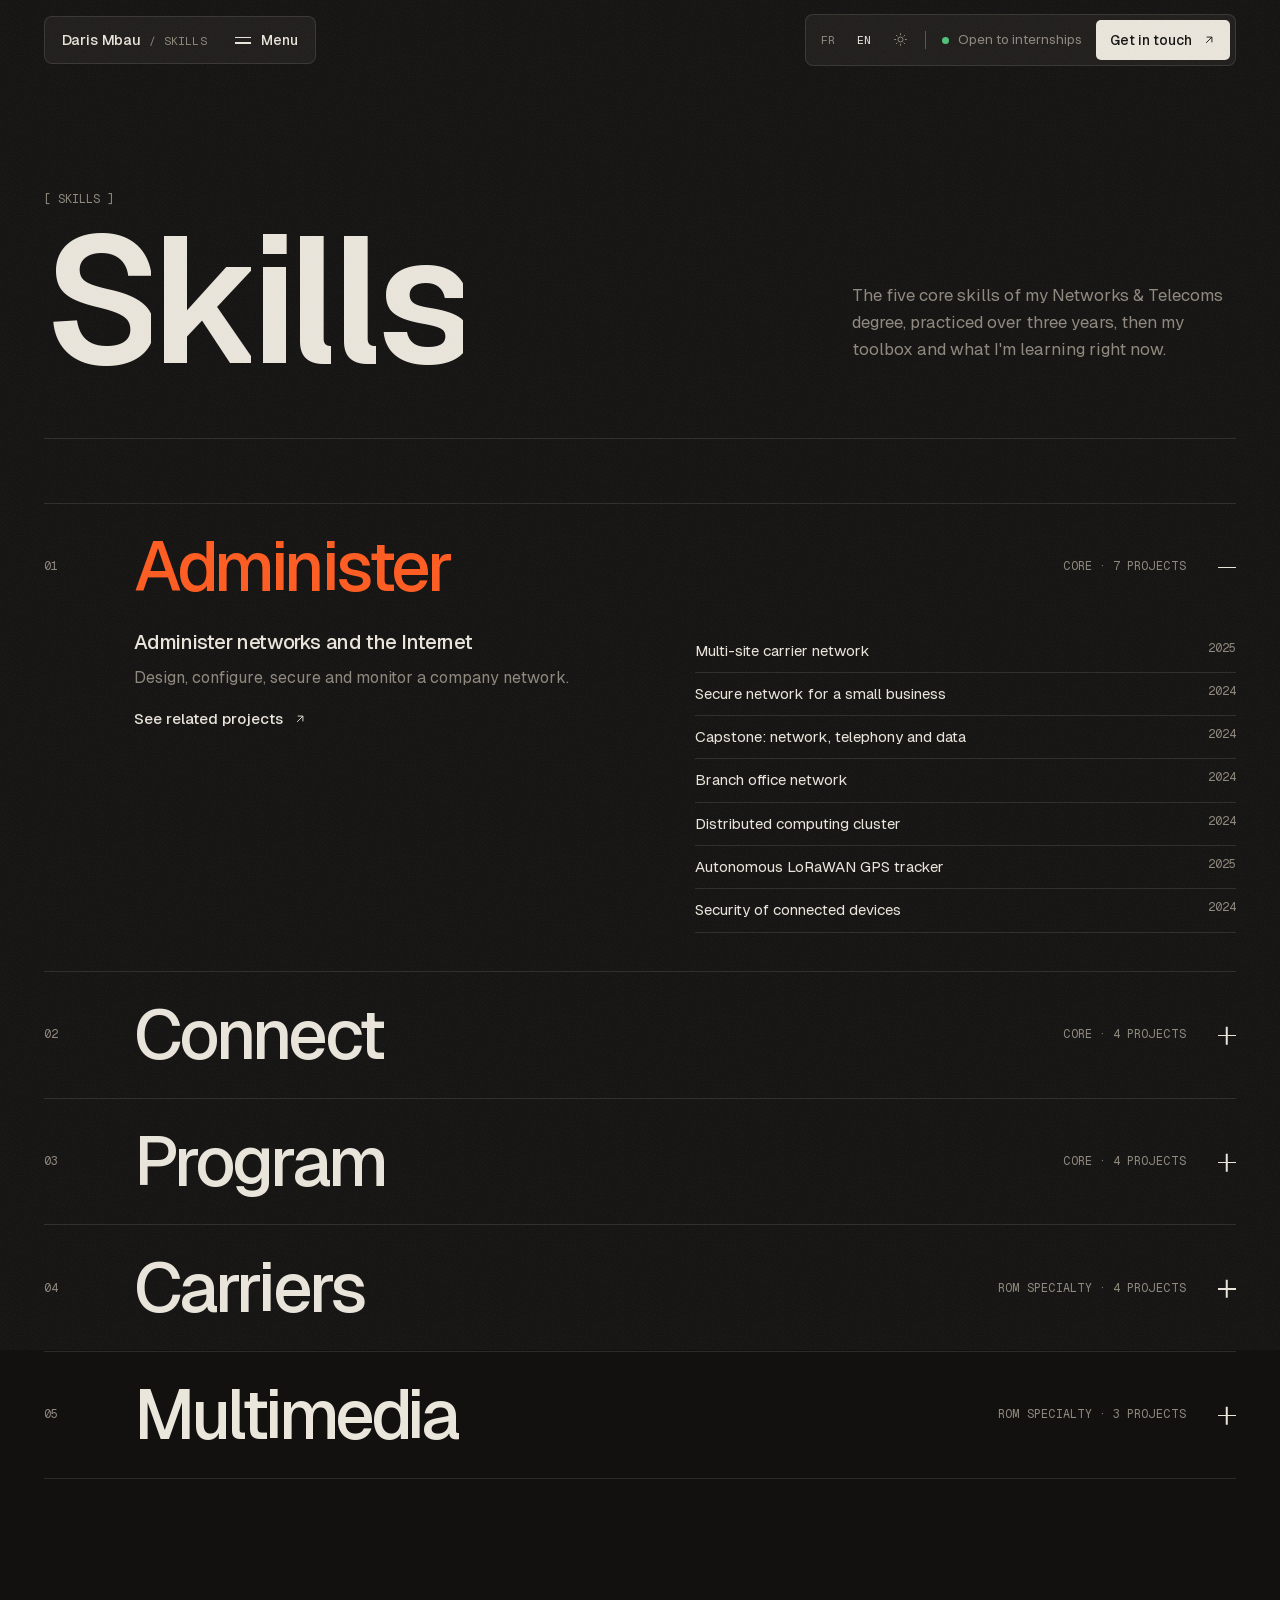
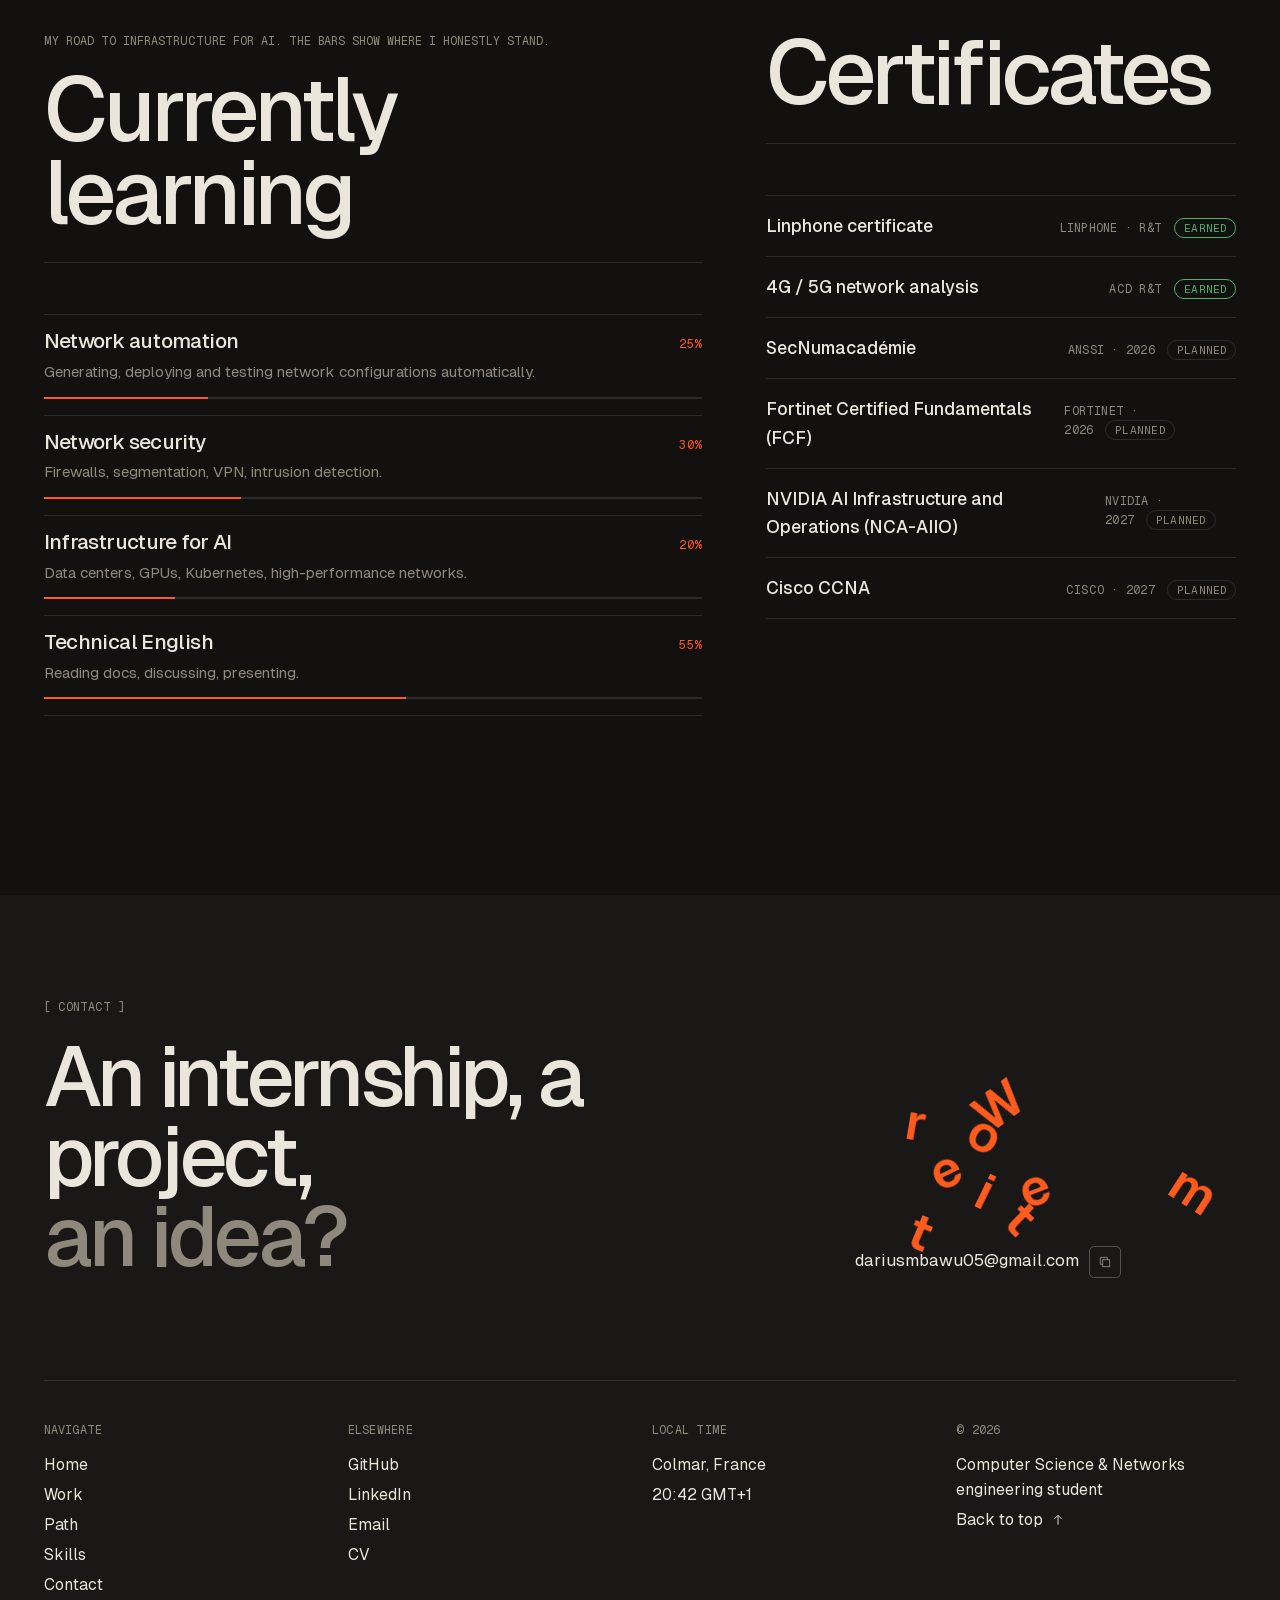
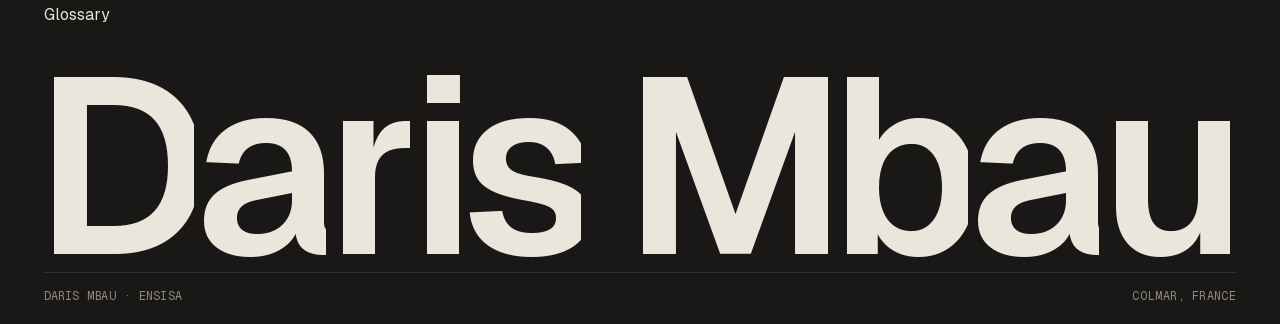
<file: competences.html>
<!DOCTYPE html>
<html lang="fr" data-theme="sombre">
<head>
  <meta charset="UTF-8">
  <meta name="viewport" content="width=device-width, initial-scale=1">

  <!-- Titre et description pour Google et les partages -->
  <title>Compétences · Daris Mbau</title>
  <meta name="description" content="Les compétences de Daris Mbau : réseaux informatiques, systèmes, programmation, télécoms et intelligence artificielle.">
  <meta name="author" content="Daris Mbau">
  <meta name="theme-color" content="#121110">

  <!-- Aperçu quand on partage le lien (LinkedIn, WhatsApp...) -->
  <meta property="og:type" content="website">
  <meta property="og:title" content="Compétences · Daris Mbau">
  <meta property="og:description" content="Les compétences de Daris Mbau : réseaux informatiques, systèmes, programmation, télécoms et intelligence artificielle.">
  <meta property="og:image" content="https://darismbau.github.io/assets/img/apercu.png">
  <meta property="og:locale" content="fr_FR">
  <meta name="twitter:card" content="summary_large_image">

  <link rel="icon" href="assets/favicon.svg" type="image/svg+xml">
  <!-- Police Geist hébergée sur le site (rapide, pas de service externe) -->
  <link rel="preload" href="assets/fonts/Geist-Variable.woff2" as="font" type="font/woff2" crossorigin>
  <link rel="stylesheet" href="css/style.css">

  <!-- Applique le thème enregistré avant l'affichage pour éviter un flash -->
  <script>
    try { var t = localStorage.getItem("theme"); if (t) document.documentElement.setAttribute("data-theme", t); } catch (e) {}
  </script>
</head>

<body data-page="competences">
  <a class="lien-evitement" href="#contenu" data-i18n="lien.evitement">Aller au contenu</a>

  <!-- En-tête : rempli par js/main.js -->
  <header class="entete" id="entete"></header>

  <main id="contenu">
    <section class="entete-page">
      <div class="grille-12">
        <span class="etiquette" data-i18n="comp.etiquette"></span>
        <h1 class="titre-page"><span data-lettres-cle="comp.titre"></span></h1>
        <p class="intro-page apparition" data-i18n="comp.intro"></p>
      </div>
      <div class="trait-page"></div>
    </section>
    <section class="section" style="padding-top: clamp(40px, 5vw, 70px)">
      <div class="competences-liste" id="competences-liste"></div>
    </section>
    <section class="section duo">
      <div class="apparition">
        <div class="tete-section"><div><span class="etiquette" data-i18n="comp.roadmapIntro"></span><h2 class="titre-section" data-i18n="comp.roadmap"></h2></div></div>
        <div id="roadmap"></div>
      </div>
      <div class="apparition">
        <div class="tete-section"><h2 class="titre-section" data-i18n="comp.certifs"></h2></div>
        <div id="certificats"></div>
      </div>
    </section>
  </main>

  <!-- Pied de page : rempli par js/main.js -->
  <footer class="pied" id="pied"></footer>

  <script src="js/donnees.js"></script>
  <script src="js/projets.js"></script>
  <script src="js/main.js"></script>
</body>
</html>
</file>
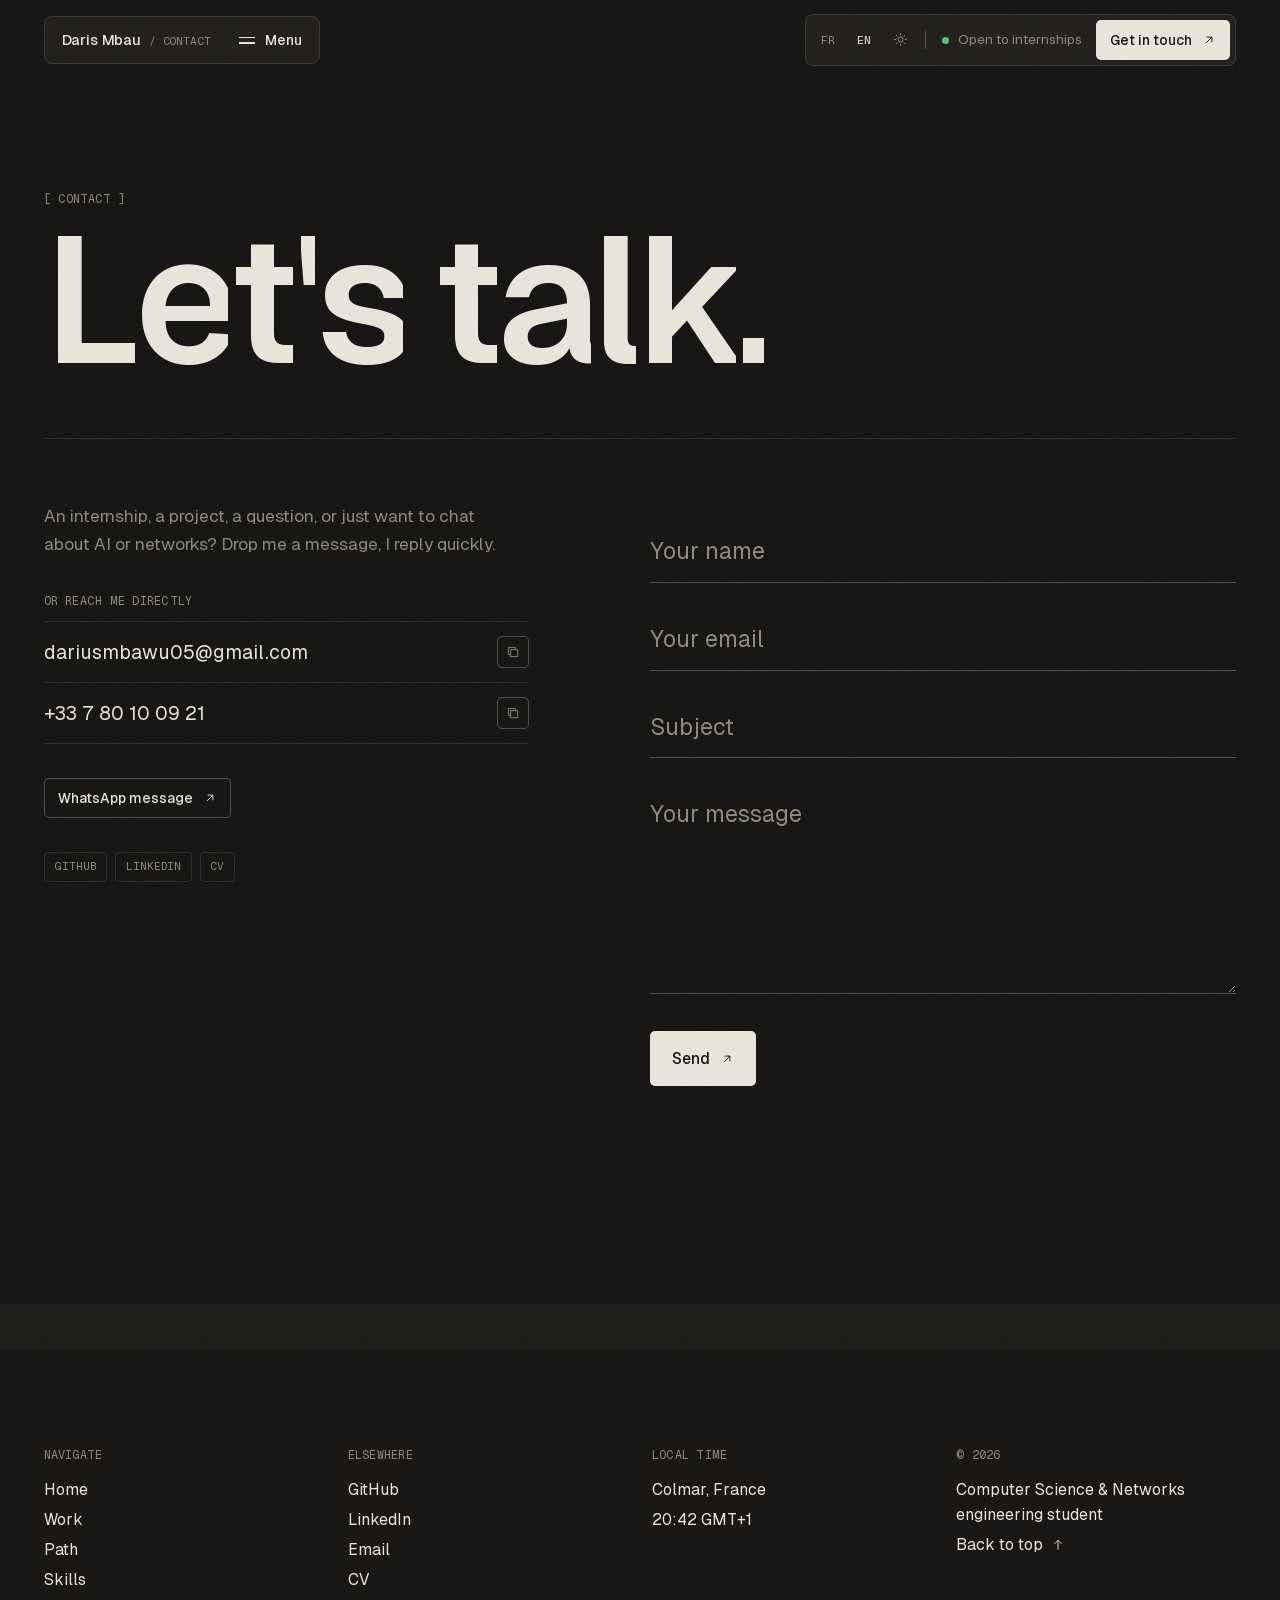
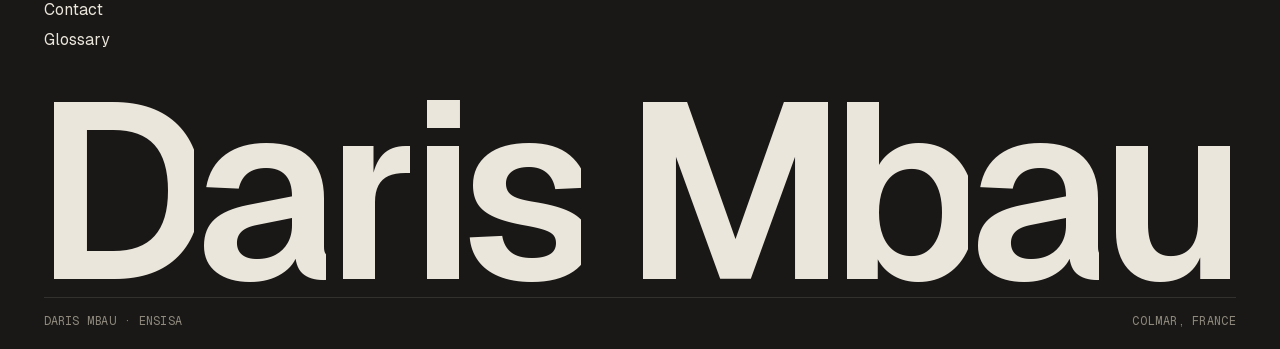
<file: contact.html>
<!DOCTYPE html>
<html lang="fr" data-theme="sombre">
<head>
  <meta charset="UTF-8">
  <meta name="viewport" content="width=device-width, initial-scale=1">

  <!-- Titre et description pour Google et les partages -->
  <title>Contact · Daris Mbau</title>
  <meta name="description" content="Contacter Daris Mbau : formulaire, email, téléphone et WhatsApp.">
  <meta name="author" content="Daris Mbau">
  <meta name="theme-color" content="#121110">

  <!-- Aperçu quand on partage le lien (LinkedIn, WhatsApp...) -->
  <meta property="og:type" content="website">
  <meta property="og:title" content="Contact · Daris Mbau">
  <meta property="og:description" content="Contacter Daris Mbau : formulaire, email, téléphone et WhatsApp.">
  <meta property="og:image" content="https://darismbau.github.io/assets/img/apercu.png">
  <meta property="og:locale" content="fr_FR">
  <meta name="twitter:card" content="summary_large_image">

  <link rel="icon" href="assets/favicon.svg" type="image/svg+xml">
  <!-- Police Geist hébergée sur le site (rapide, pas de service externe) -->
  <link rel="preload" href="assets/fonts/Geist-Variable.woff2" as="font" type="font/woff2" crossorigin>
  <link rel="stylesheet" href="css/style.css">

  <!-- Applique le thème enregistré avant l'affichage pour éviter un flash -->
  <script>
    try { var t = localStorage.getItem("theme"); if (t) document.documentElement.setAttribute("data-theme", t); } catch (e) {}
  </script>
</head>

<body data-page="contact" class="page-contact">
  <a class="lien-evitement" href="#contenu" data-i18n="lien.evitement">Aller au contenu</a>

  <!-- En-tête : rempli par js/main.js -->
  <header class="entete" id="entete"></header>

  <main id="contenu">
    <section class="entete-page">
      <div class="grille-12">
        <span class="etiquette" data-i18n="contact.etiquette"></span>
        <h1 class="titre-page"><span data-lettres-cle="contact.titre"></span></h1>
      </div>
      <div class="trait-page"></div>
    </section>
    <section class="section grille-12 contact-grille" style="padding-top: clamp(40px, 5vw, 70px)">
      <div class="contact-gauche apparition">
        <p data-i18n="contact.intro"></p>
        <div class="contact-direct">
          <span class="mono" data-i18n="contact.direct"></span>
          <div class="ligne-contact"><a id="lien-email" class="souligne" href="#"></a><button class="bouton-copier" type="button" data-copier="email" data-i18n-aria="contact.copier"><svg class="icone icone-copier"><use href="#i-copier"/></svg><svg class="icone icone-ok"><use href="#i-ok"/></svg></button></div>
          <div class="ligne-contact"><a id="lien-tel" class="souligne" href="#"></a><button class="bouton-copier" type="button" data-copier="tel" data-i18n-aria="contact.copier"><svg class="icone icone-copier"><use href="#i-copier"/></svg><svg class="icone icone-ok"><use href="#i-ok"/></svg></button></div>
        </div>
        <div><a class="bouton bouton-contour" id="lien-whatsapp" href="#" target="_blank" rel="noopener"><span class="glisse"><span data-i18n="contact.whatsapp"></span><span data-i18n="contact.whatsapp"></span></span><svg class="icone"><use href="#i-fleche"/></svg></a></div>
        <div class="liens-sociaux" id="liens-sociaux"></div>
      </div>

      <form class="formulaire apparition" id="formulaire-contact" novalidate>
        <div class="champ"><input type="text" id="champ-nom" name="nom" placeholder=" " required autocomplete="name"><label for="champ-nom" data-i18n="contact.nom"></label><span class="soulignement"></span></div>
        <div class="champ"><input type="email" id="champ-email" name="email" placeholder=" " required autocomplete="email"><label for="champ-email" data-i18n="contact.email"></label><span class="soulignement"></span></div>
        <div class="champ"><input type="text" id="champ-sujet" name="sujet" placeholder=" " required><label for="champ-sujet" data-i18n="contact.sujet"></label><span class="soulignement"></span></div>
        <div class="champ"><textarea id="champ-message" name="message" rows="5" placeholder=" " required></textarea><label for="champ-message" data-i18n="contact.message"></label><span class="soulignement"></span></div>
        <!-- Piège à robots : invisible pour les humains -->
        <input type="text" name="site" class="piege" tabindex="-1" autocomplete="off" aria-hidden="true">
        <button type="submit" class="bouton bouton-grand" id="bouton-envoyer"><span id="texte-envoyer" data-i18n="contact.envoyer"></span><svg class="icone"><use href="#i-fleche"/></svg></button>
        <p class="message-formulaire" id="message-formulaire" role="status"></p>
      </form>
    </section>
  </main>

  <!-- Pied de page : rempli par js/main.js -->
  <footer class="pied" id="pied"></footer>

  <script src="js/donnees.js"></script>
  <script src="js/projets.js"></script>
  <script src="js/main.js"></script>
</body>
</html>
</file>
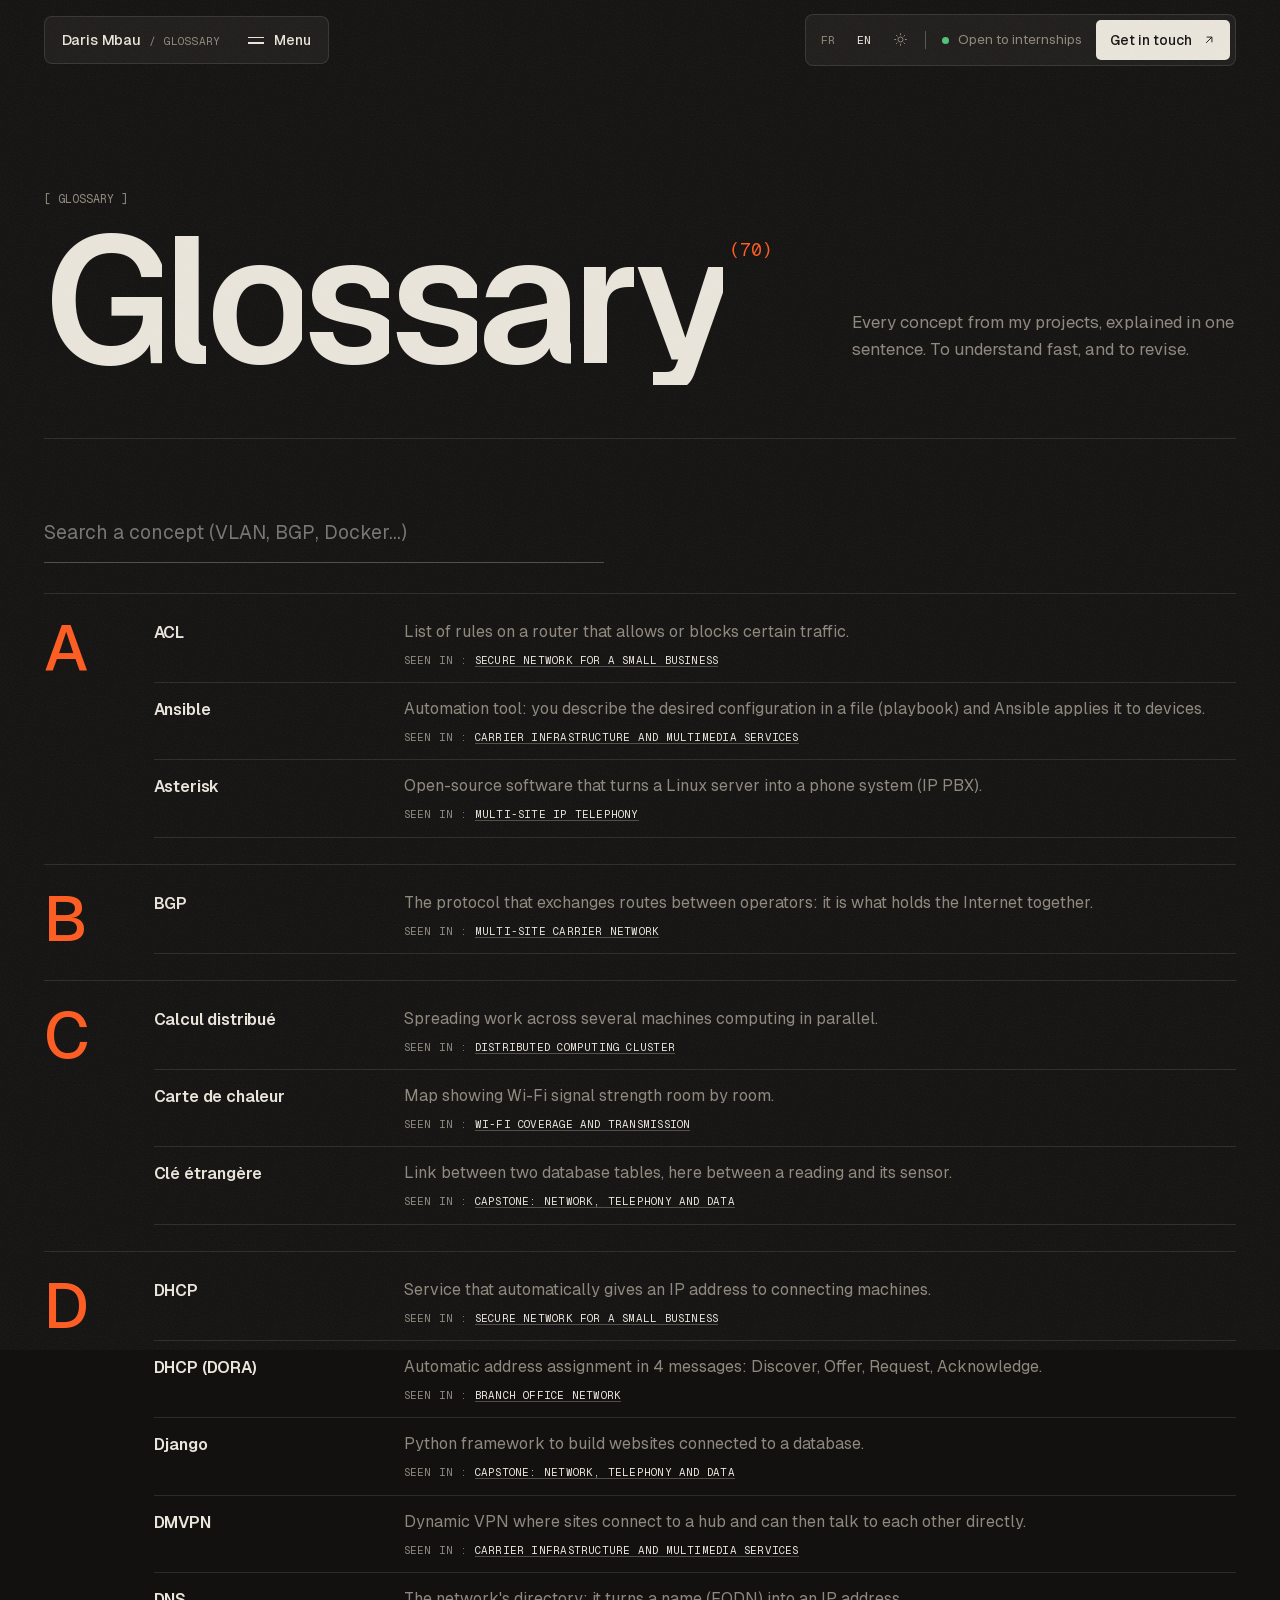
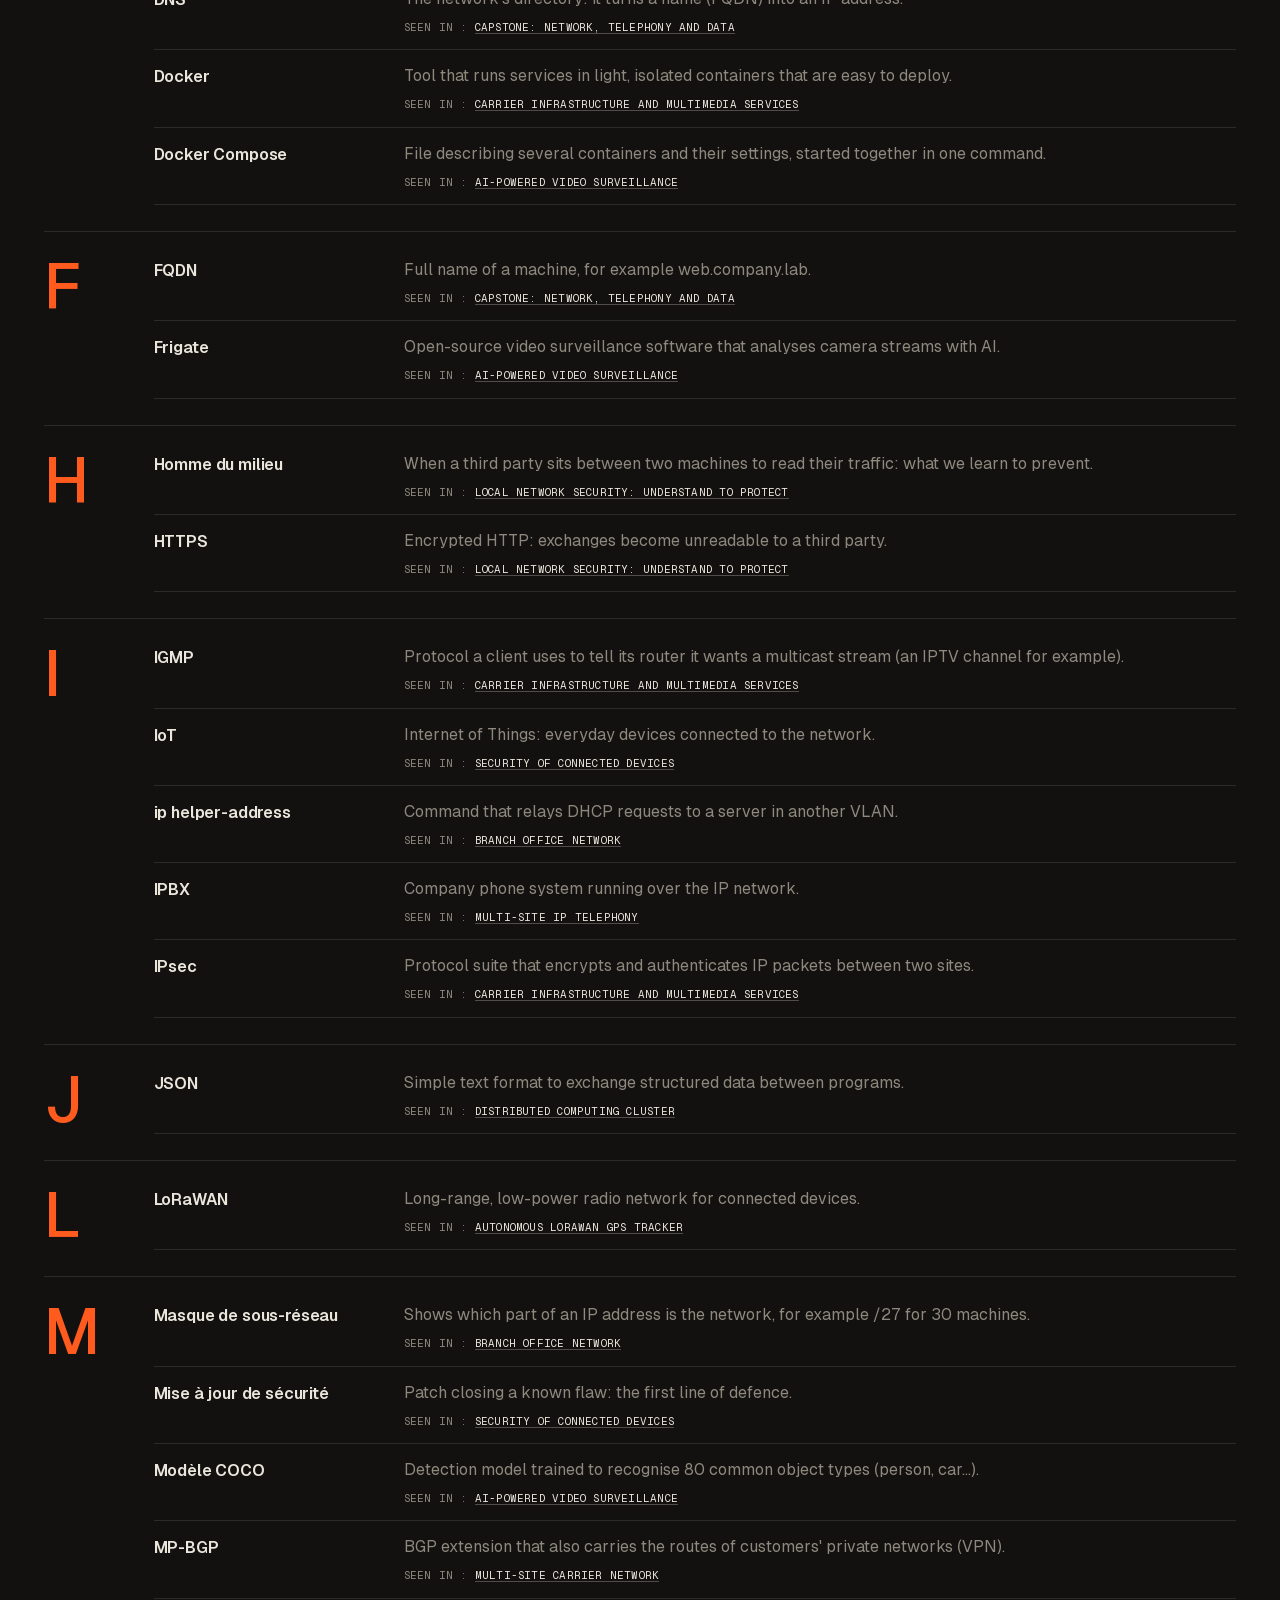
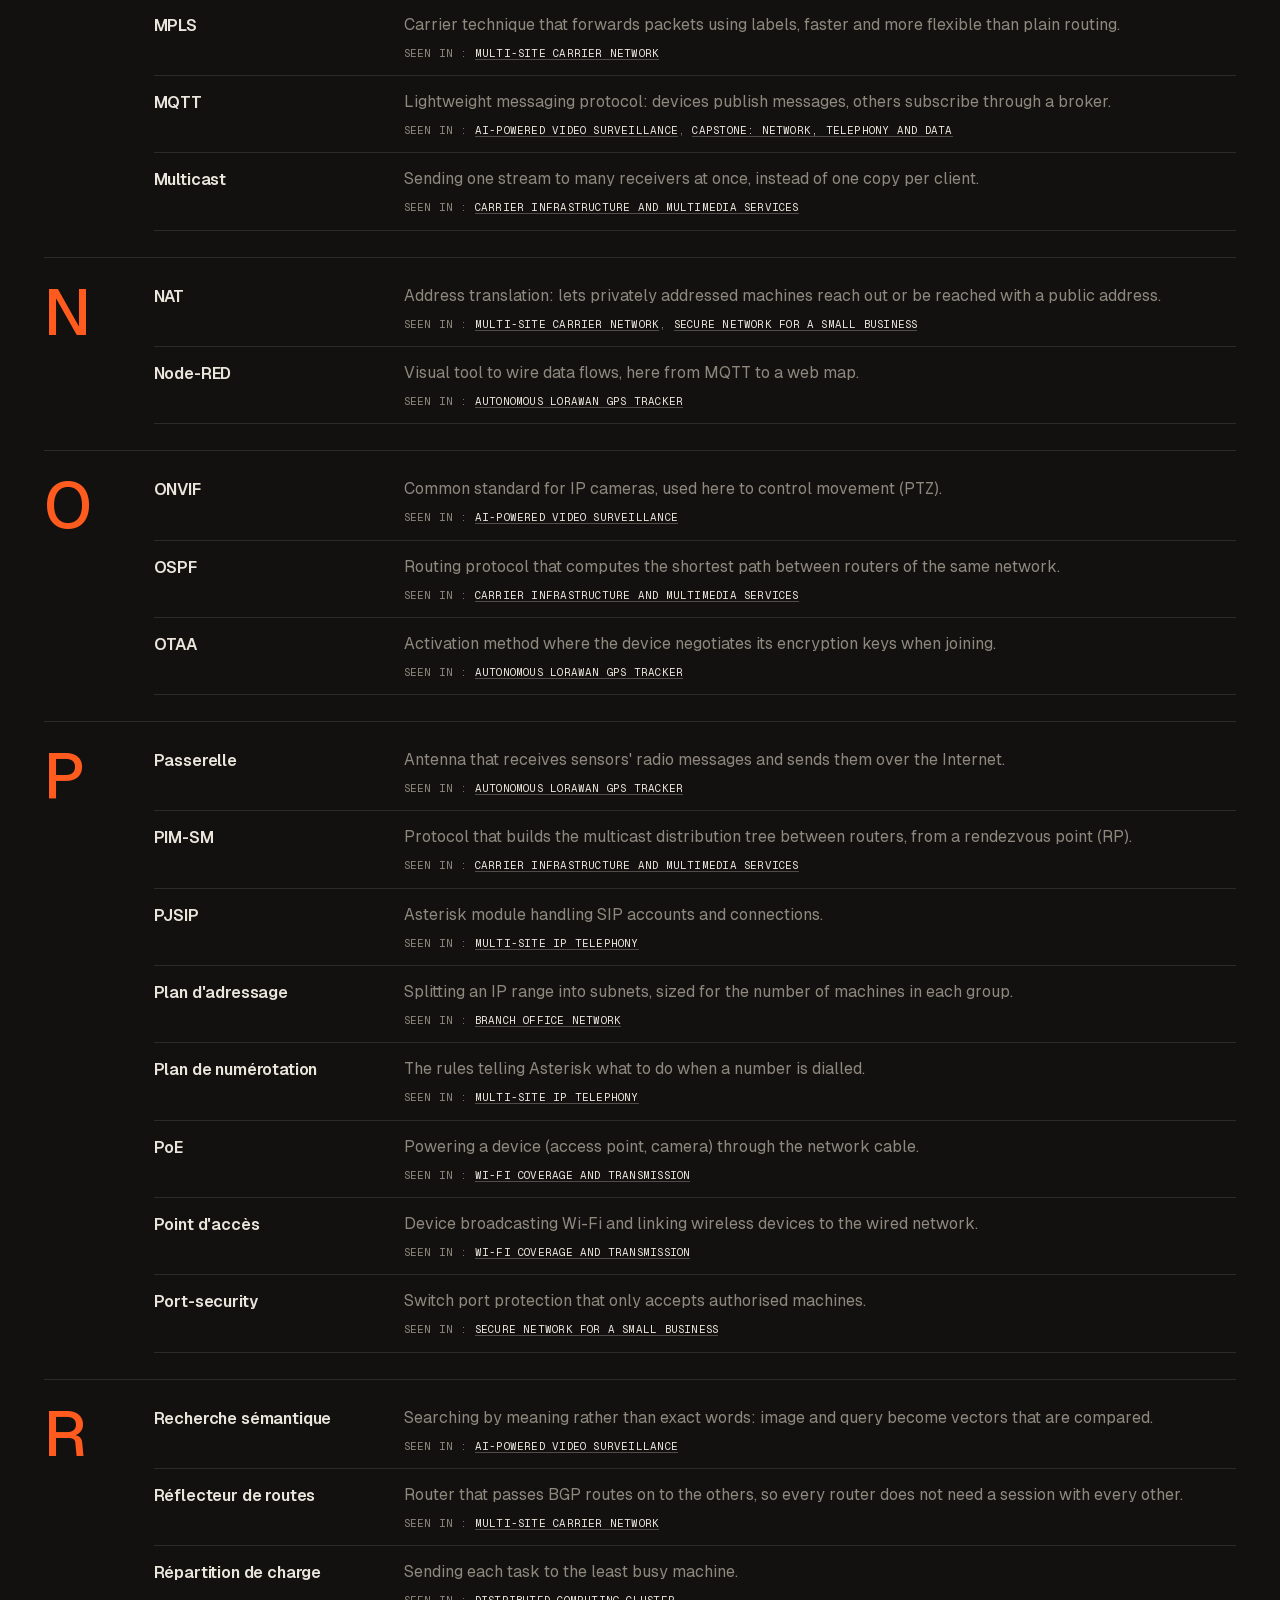
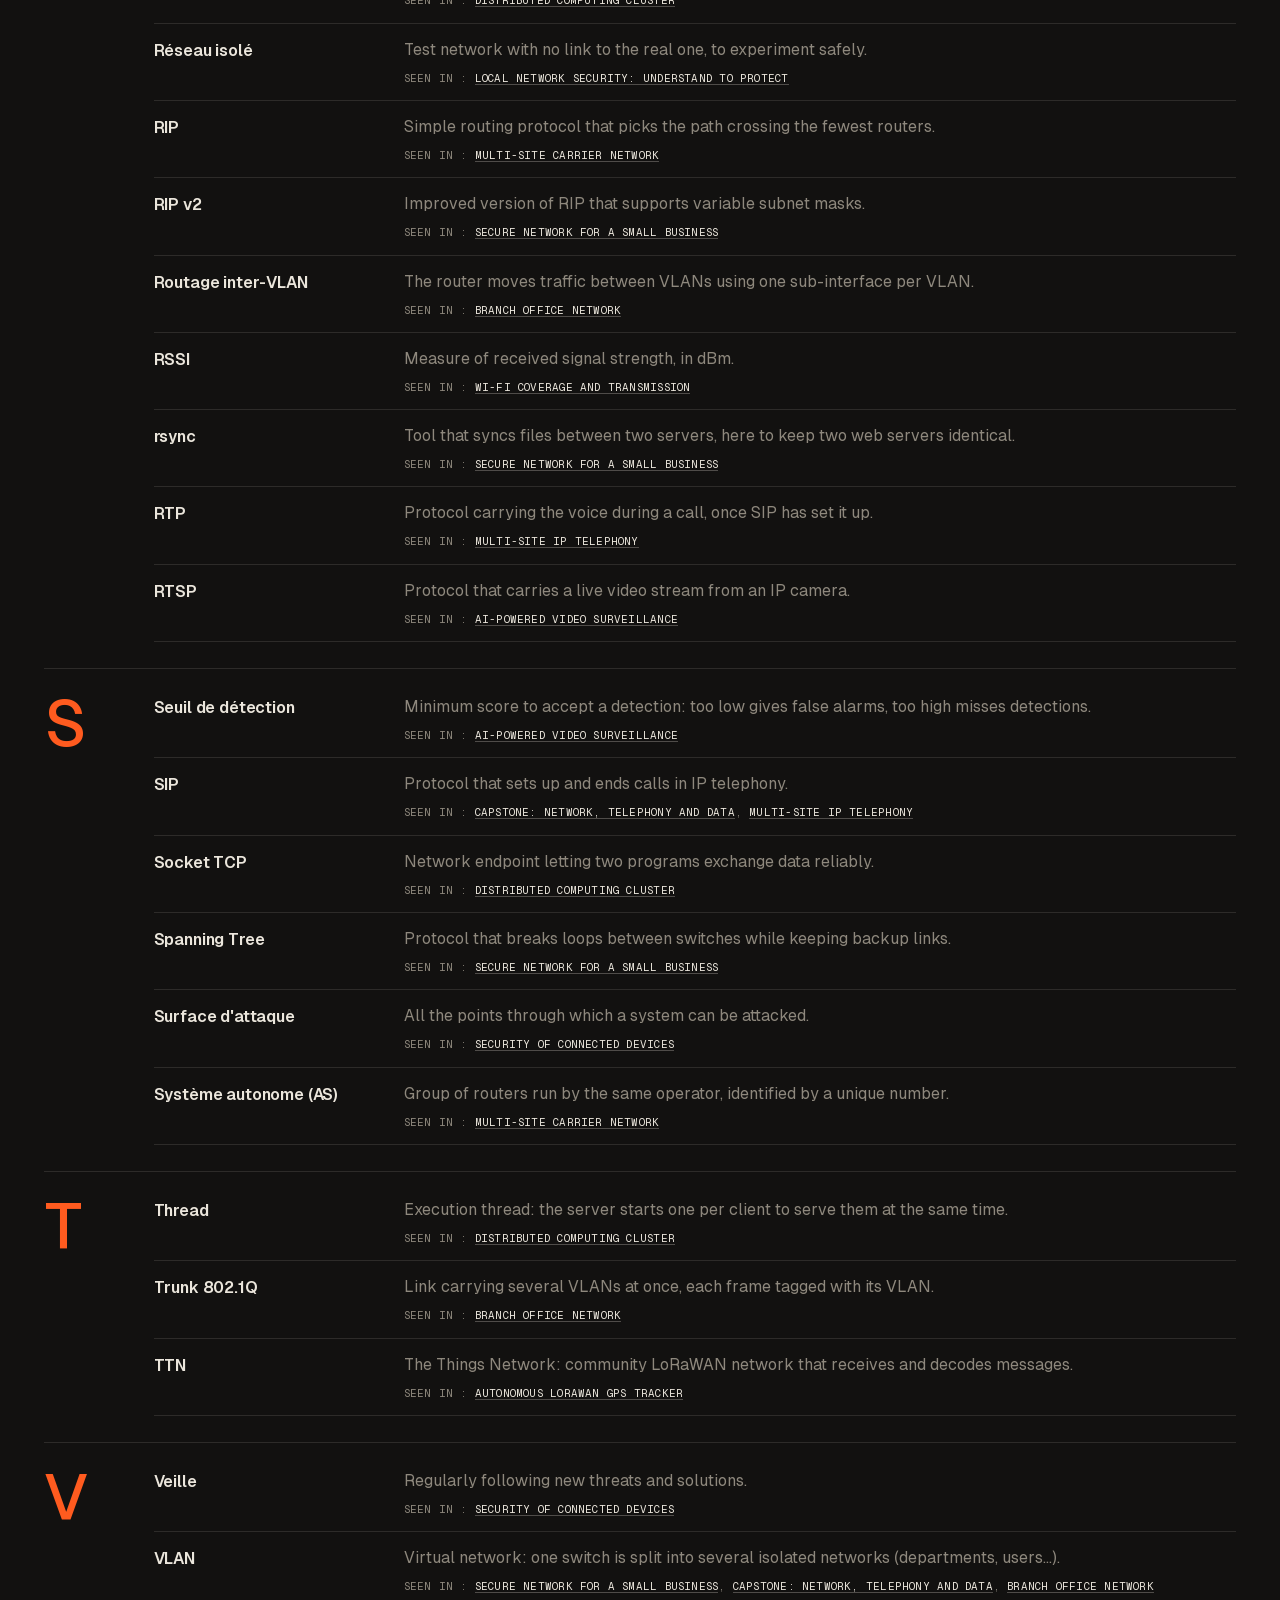
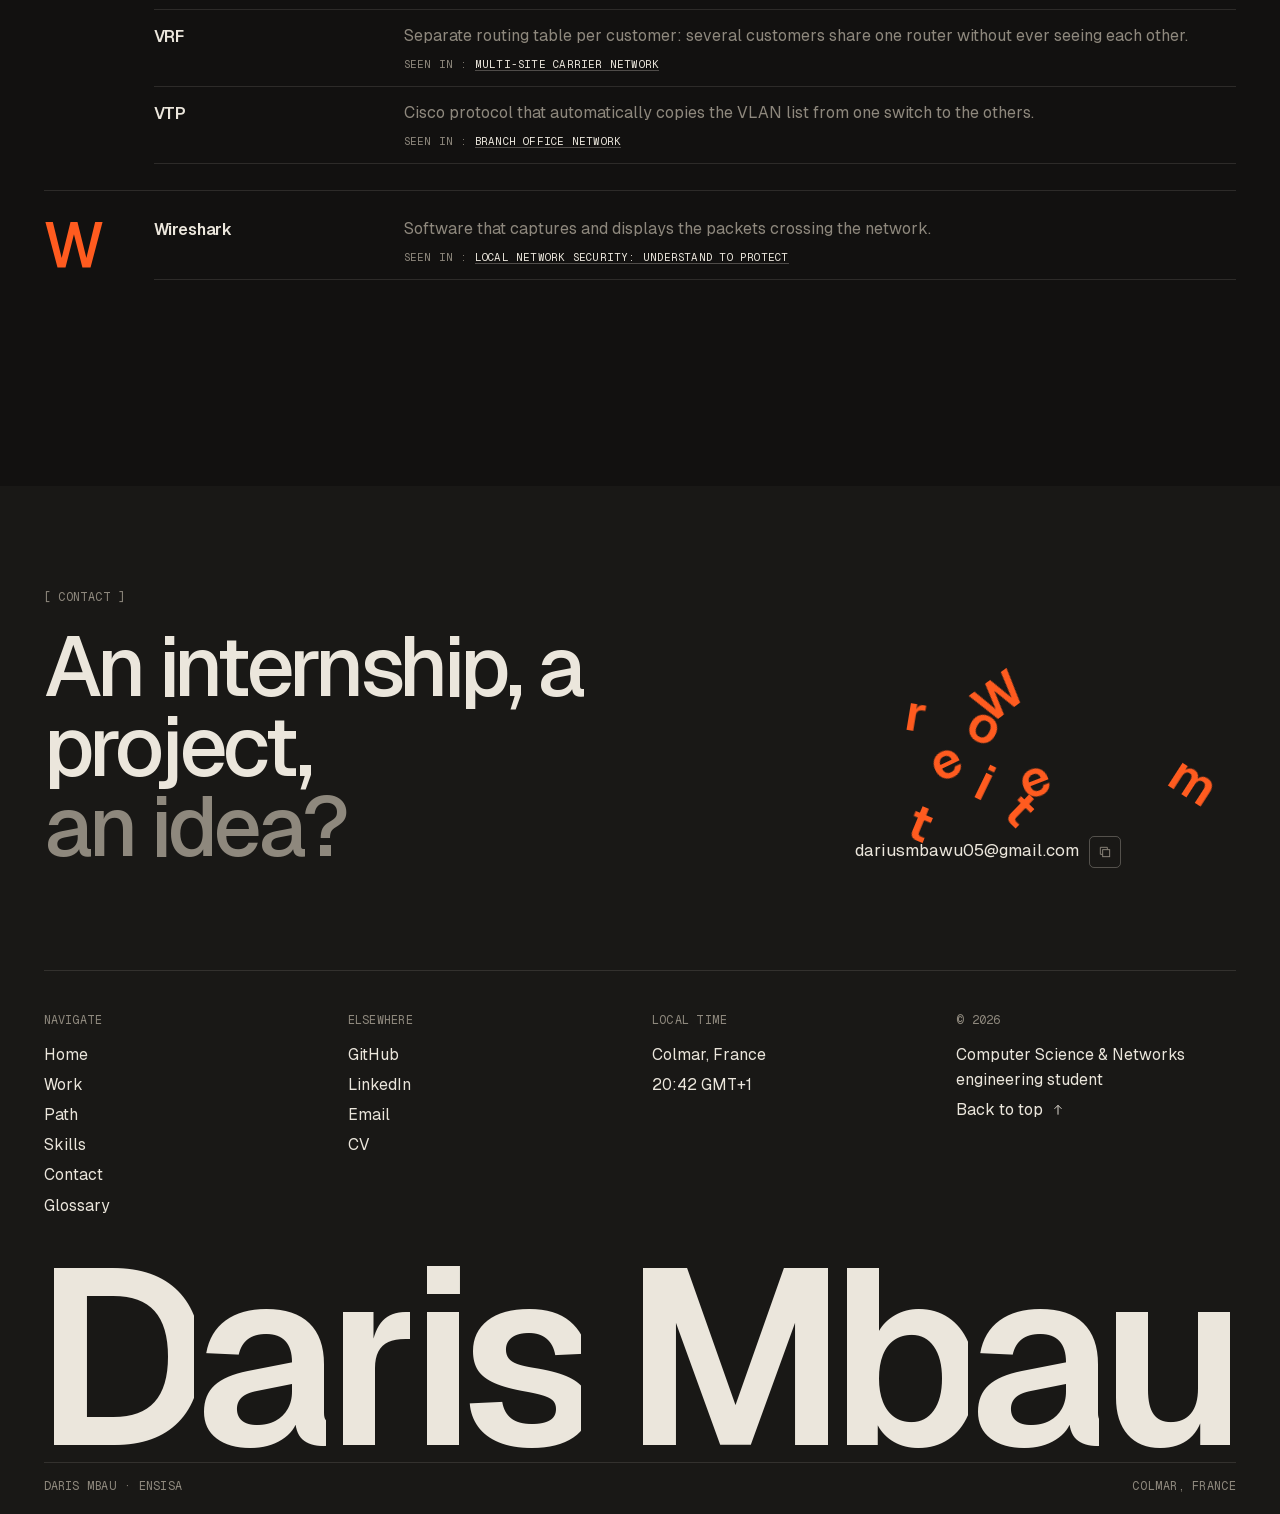
<file: glossaire.html>
<!DOCTYPE html>
<html lang="fr" data-theme="sombre">
<head>
  <meta charset="UTF-8">
  <meta name="viewport" content="width=device-width, initial-scale=1">

  <!-- Titre et description pour Google et les partages -->
  <title>Glossaire · Daris Mbau</title>
  <meta name="description" content="Les notions de réseau, de sécurité et d'infrastructure vues dans les projets de Daris Mbau, expliquées en une phrase.">
  <meta name="author" content="Daris Mbau">
  <meta name="theme-color" content="#121110">

  <!-- Aperçu quand on partage le lien (LinkedIn, WhatsApp...) -->
  <meta property="og:type" content="website">
  <meta property="og:title" content="Glossaire · Daris Mbau">
  <meta property="og:description" content="Les notions de réseau, de sécurité et d'infrastructure vues dans les projets de Daris Mbau, expliquées en une phrase.">
  <meta property="og:image" content="https://darismbau.github.io/assets/img/apercu.png">
  <meta property="og:locale" content="fr_FR">
  <meta name="twitter:card" content="summary_large_image">

  <link rel="icon" href="assets/favicon.svg" type="image/svg+xml">
  <!-- Police Geist hébergée sur le site (rapide, pas de service externe) -->
  <link rel="preload" href="assets/fonts/Geist-Variable.woff2" as="font" type="font/woff2" crossorigin>
  <link rel="stylesheet" href="css/style.css">

  <!-- Applique le thème enregistré avant l'affichage pour éviter un flash -->
  <script>
    try { var t = localStorage.getItem("theme"); if (t) document.documentElement.setAttribute("data-theme", t); } catch (e) {}
  </script>
</head>

<body data-page="glossaire">
  <a class="lien-evitement" href="#contenu" data-i18n="lien.evitement">Aller au contenu</a>

  <!-- En-tête : rempli par js/main.js -->
  <header class="entete" id="entete"></header>

  <main id="contenu">
    <section class="entete-page">
      <div class="grille-12">
        <span class="etiquette" data-i18n="glossaire.etiquette"></span>
        <h1 class="titre-page"><span data-lettres-cle="glossaire.titre"></span><sup class="mono" id="nombre-notions"></sup></h1>
        <p class="intro-page apparition" data-i18n="glossaire.intro"></p>
      </div>
      <div class="trait-page"></div>
    </section>
    <section class="section" style="padding-top: clamp(40px, 5vw, 70px)">
      <input type="search" class="recherche-glossaire" id="recherche-glossaire" aria-label="Chercher">
      <div id="liste-glossaire"></div>
    </section>
  </main>

  <!-- Pied de page : rempli par js/main.js -->
  <footer class="pied" id="pied"></footer>

  <script src="js/donnees.js"></script>
  <script src="js/projets.js"></script>
  <script src="js/main.js"></script>
</body>
</html>
</file>
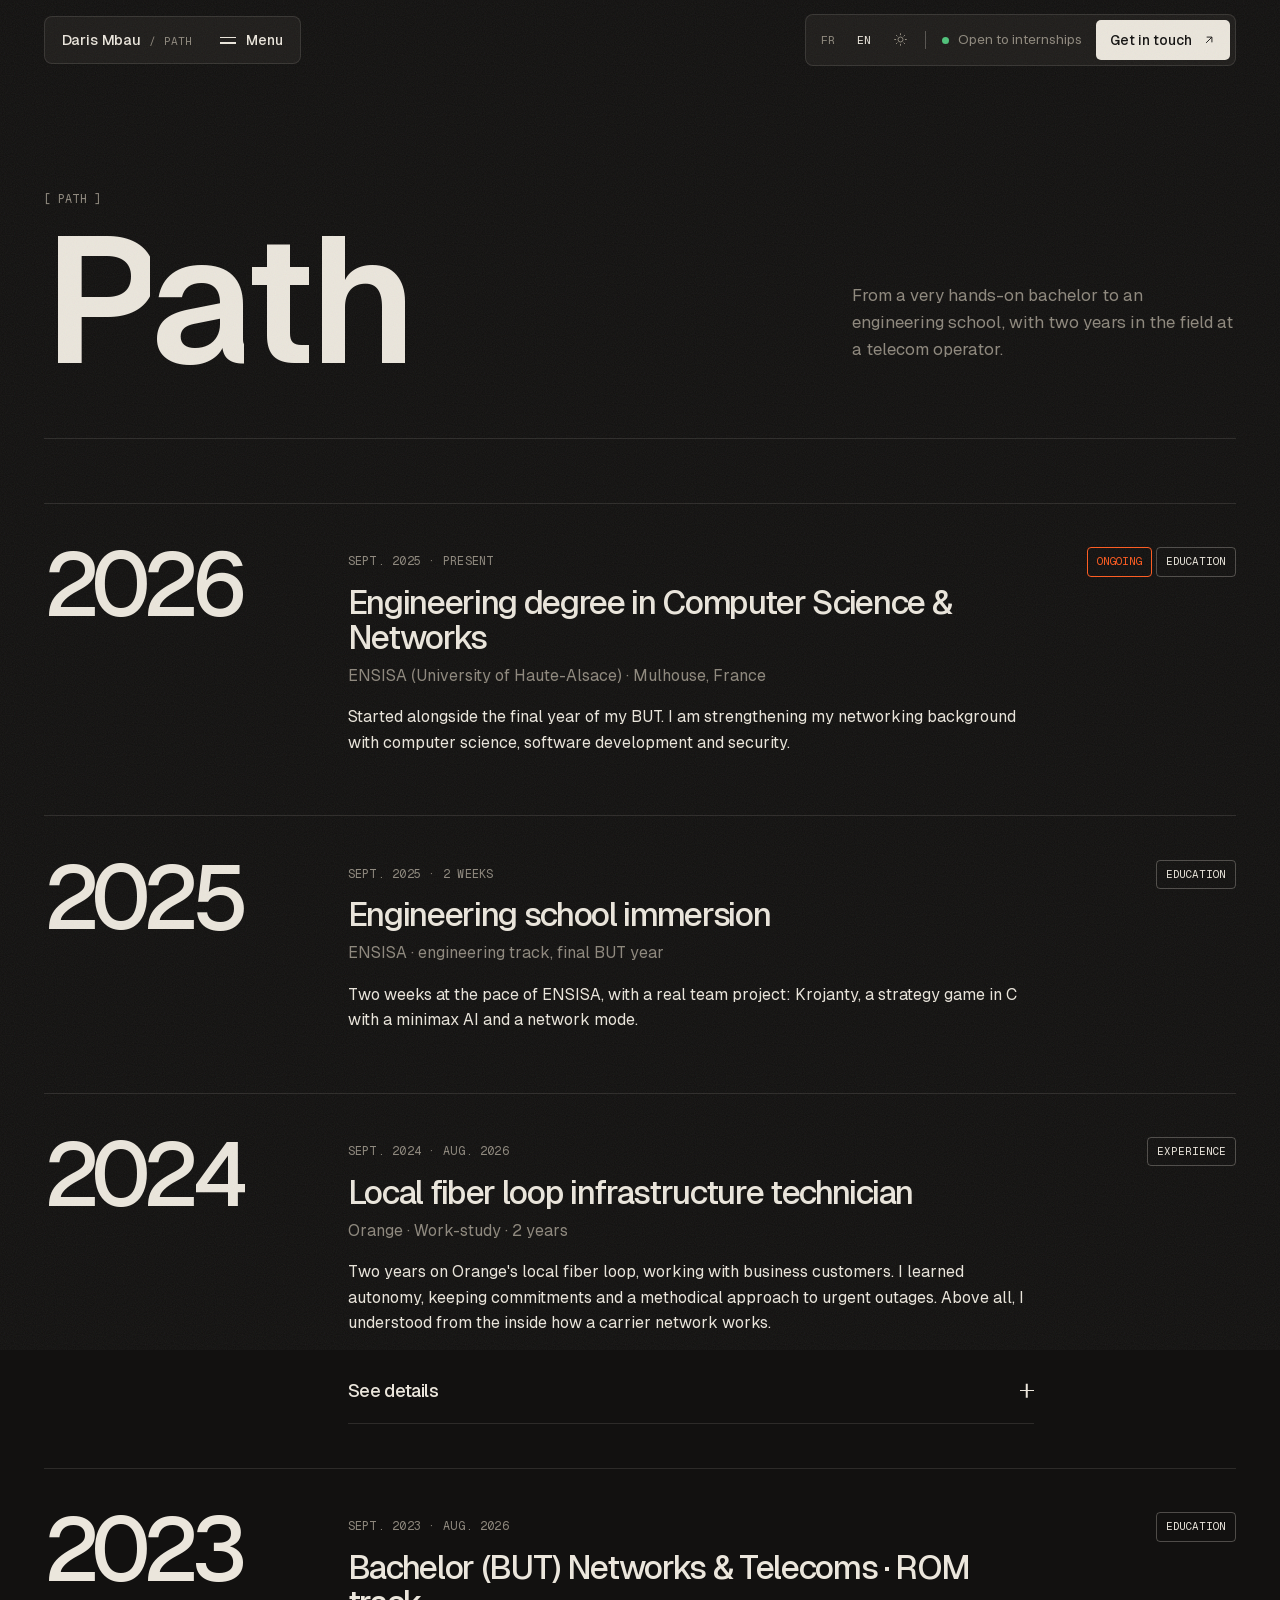
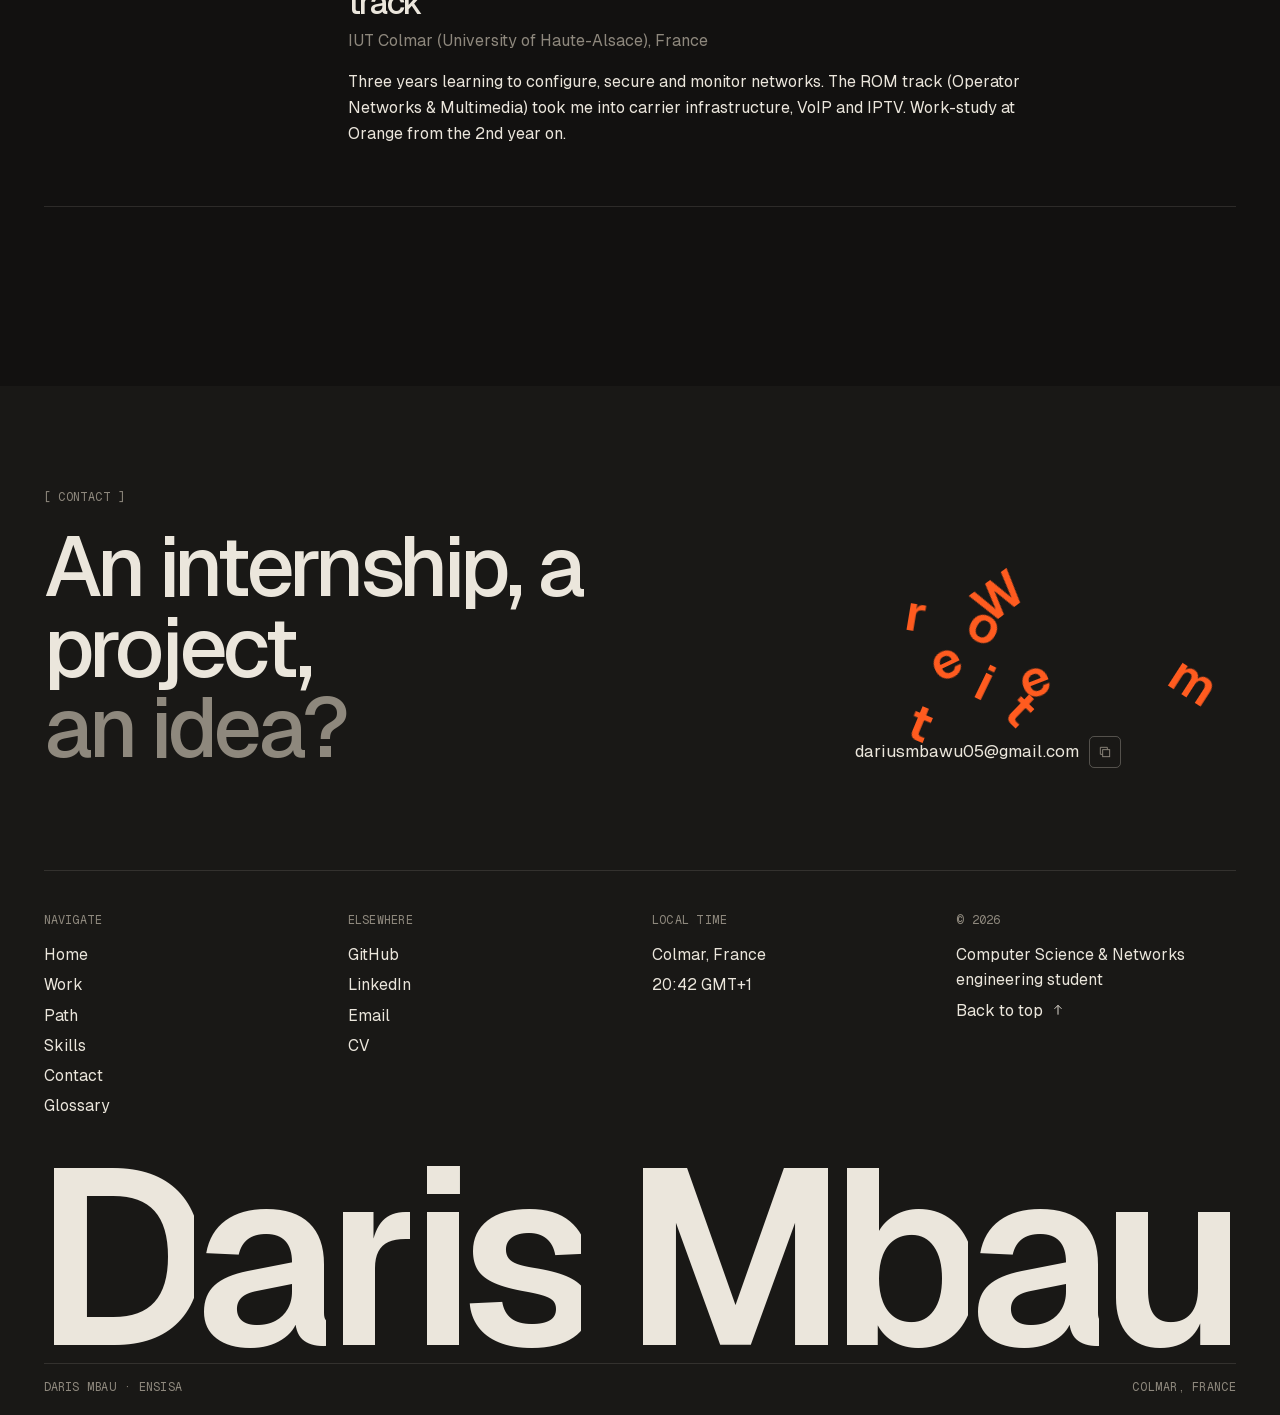
<file: parcours.html>
<!DOCTYPE html>
<html lang="fr" data-theme="sombre">
<head>
  <meta charset="UTF-8">
  <meta name="viewport" content="width=device-width, initial-scale=1">

  <!-- Titre et description pour Google et les partages -->
  <title>Parcours · Daris Mbau</title>
  <meta name="description" content="Le parcours de Daris Mbau : ENSISA, BUT Réseaux & Télécommunications et alternance en réseau d'opérateur.">
  <meta name="author" content="Daris Mbau">
  <meta name="theme-color" content="#121110">

  <!-- Aperçu quand on partage le lien (LinkedIn, WhatsApp...) -->
  <meta property="og:type" content="website">
  <meta property="og:title" content="Parcours · Daris Mbau">
  <meta property="og:description" content="Le parcours de Daris Mbau : ENSISA, BUT Réseaux & Télécommunications et alternance en réseau d'opérateur.">
  <meta property="og:image" content="https://darismbau.github.io/assets/img/apercu.png">
  <meta property="og:locale" content="fr_FR">
  <meta name="twitter:card" content="summary_large_image">

  <link rel="icon" href="assets/favicon.svg" type="image/svg+xml">
  <!-- Police Geist hébergée sur le site (rapide, pas de service externe) -->
  <link rel="preload" href="assets/fonts/Geist-Variable.woff2" as="font" type="font/woff2" crossorigin>
  <link rel="stylesheet" href="css/style.css">

  <!-- Applique le thème enregistré avant l'affichage pour éviter un flash -->
  <script>
    try { var t = localStorage.getItem("theme"); if (t) document.documentElement.setAttribute("data-theme", t); } catch (e) {}
  </script>
</head>

<body data-page="parcours">
  <a class="lien-evitement" href="#contenu" data-i18n="lien.evitement">Aller au contenu</a>

  <!-- En-tête : rempli par js/main.js -->
  <header class="entete" id="entete"></header>

  <main id="contenu">
    <section class="entete-page">
      <div class="grille-12">
        <span class="etiquette" data-i18n="parcours.etiquette"></span>
        <h1 class="titre-page"><span data-lettres-cle="parcours.titre"></span></h1>
        <p class="intro-page apparition" data-i18n="parcours.intro"></p>
      </div>
      <div class="trait-page"></div>
    </section>
    <section class="section" style="padding-top: clamp(40px, 5vw, 70px)">
      <div class="frise" id="frise"></div>
    </section>
  </main>

  <!-- Pied de page : rempli par js/main.js -->
  <footer class="pied" id="pied"></footer>

  <script src="js/donnees.js"></script>
  <script src="js/projets.js"></script>
  <script src="js/main.js"></script>
</body>
</html>
</file>
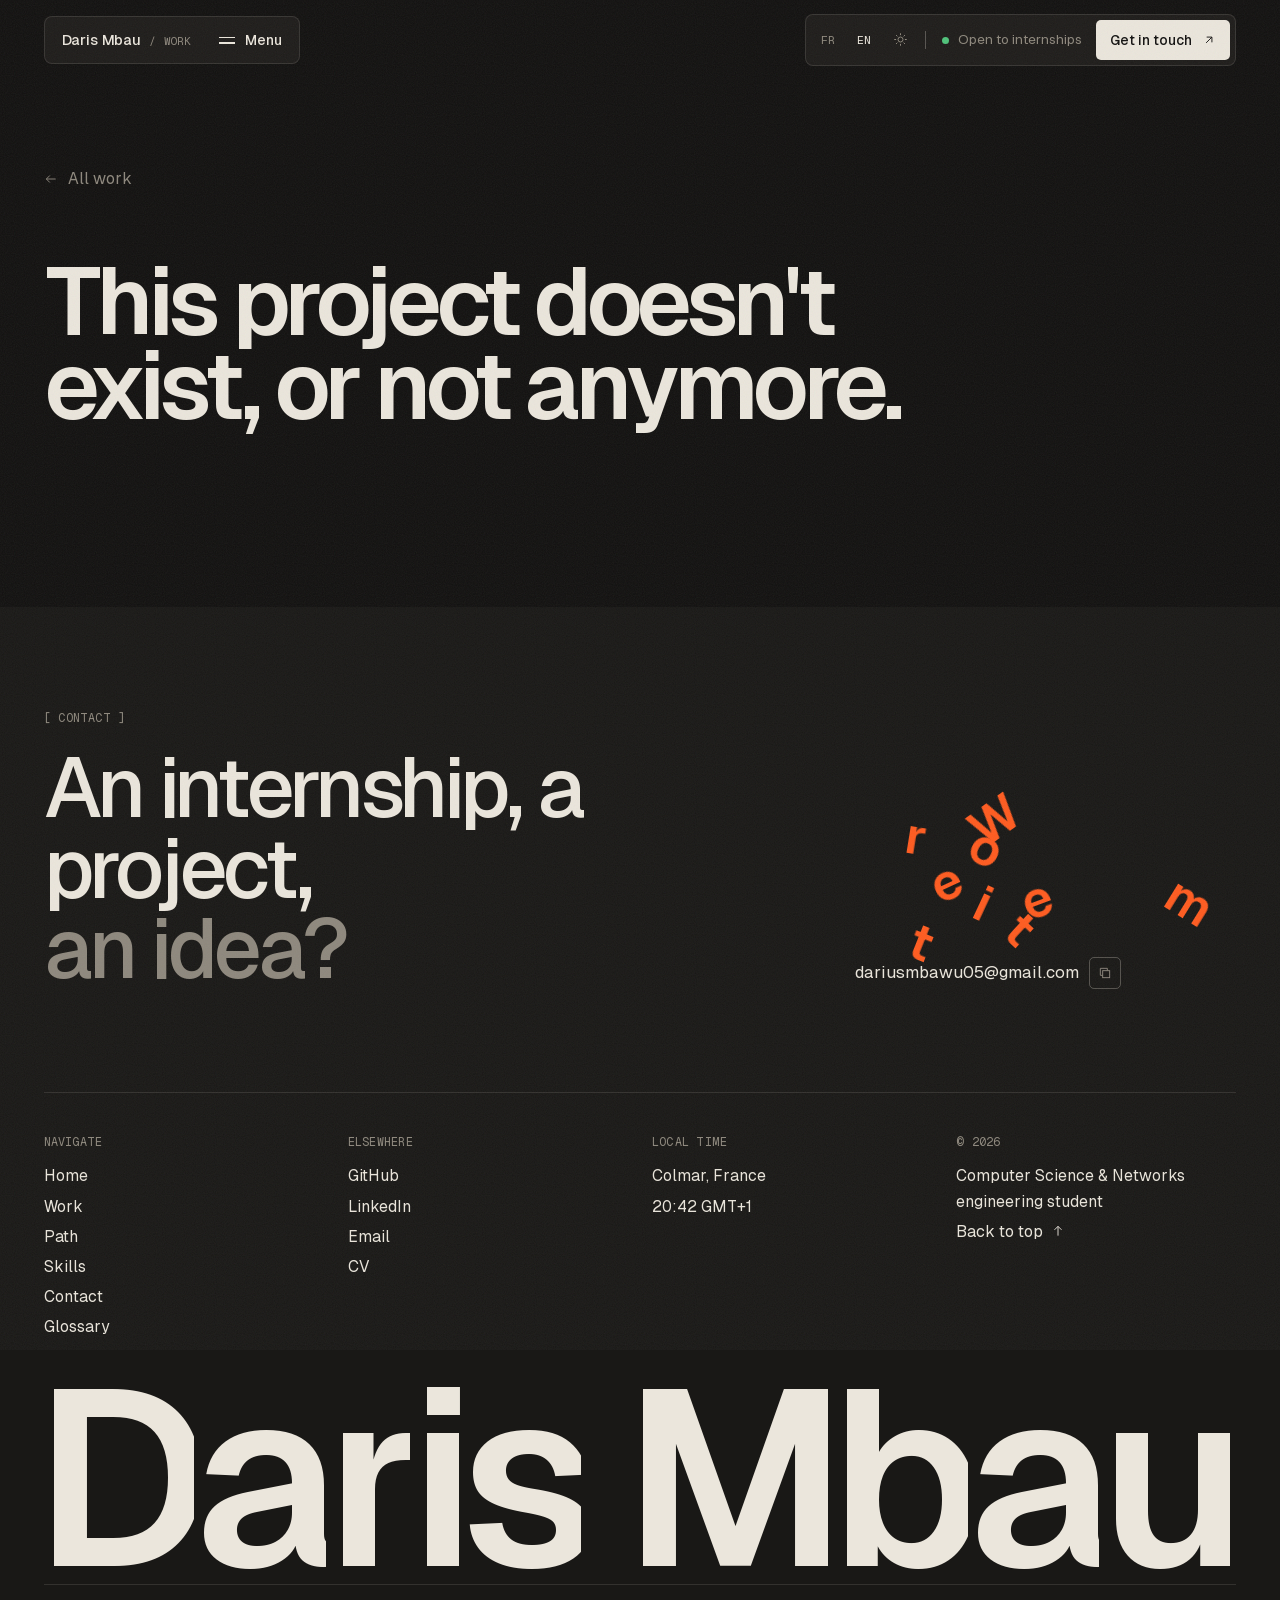
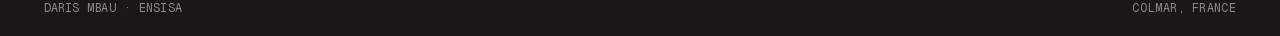
<file: projet.html>
<!DOCTYPE html>
<html lang="fr" data-theme="sombre">
<head>
  <meta charset="UTF-8">
  <meta name="viewport" content="width=device-width, initial-scale=1">

  <!-- Titre et description pour Google et les partages -->
  <title>Projet · Daris Mbau</title>
  <meta name="description" content="Le détail d'un projet de Daris Mbau.">
  <meta name="author" content="Daris Mbau">
  <meta name="theme-color" content="#121110">

  <!-- Aperçu quand on partage le lien (LinkedIn, WhatsApp...) -->
  <meta property="og:type" content="website">
  <meta property="og:title" content="Projet · Daris Mbau">
  <meta property="og:description" content="Le détail d'un projet de Daris Mbau.">
  <meta property="og:image" content="https://darismbau.github.io/assets/img/apercu.png">
  <meta property="og:locale" content="fr_FR">
  <meta name="twitter:card" content="summary_large_image">

  <link rel="icon" href="assets/favicon.svg" type="image/svg+xml">
  <!-- Police Geist hébergée sur le site (rapide, pas de service externe) -->
  <link rel="preload" href="assets/fonts/Geist-Variable.woff2" as="font" type="font/woff2" crossorigin>
  <link rel="stylesheet" href="css/style.css">

  <!-- Applique le thème enregistré avant l'affichage pour éviter un flash -->
  <script>
    try { var t = localStorage.getItem("theme"); if (t) document.documentElement.setAttribute("data-theme", t); } catch (e) {}
  </script>
</head>

<body data-page="projet">
  <a class="lien-evitement" href="#contenu" data-i18n="lien.evitement">Aller au contenu</a>

  <!-- En-tête : rempli par js/main.js -->
  <header class="entete" id="entete"></header>

  <main id="contenu">
    <article id="detail-projet"></article>
  </main>

  <!-- Pied de page : rempli par js/main.js -->
  <footer class="pied" id="pied"></footer>

  <script src="js/donnees.js"></script>
  <script src="js/projets.js"></script>
  <script src="js/main.js"></script>
</body>
</html>
</file>
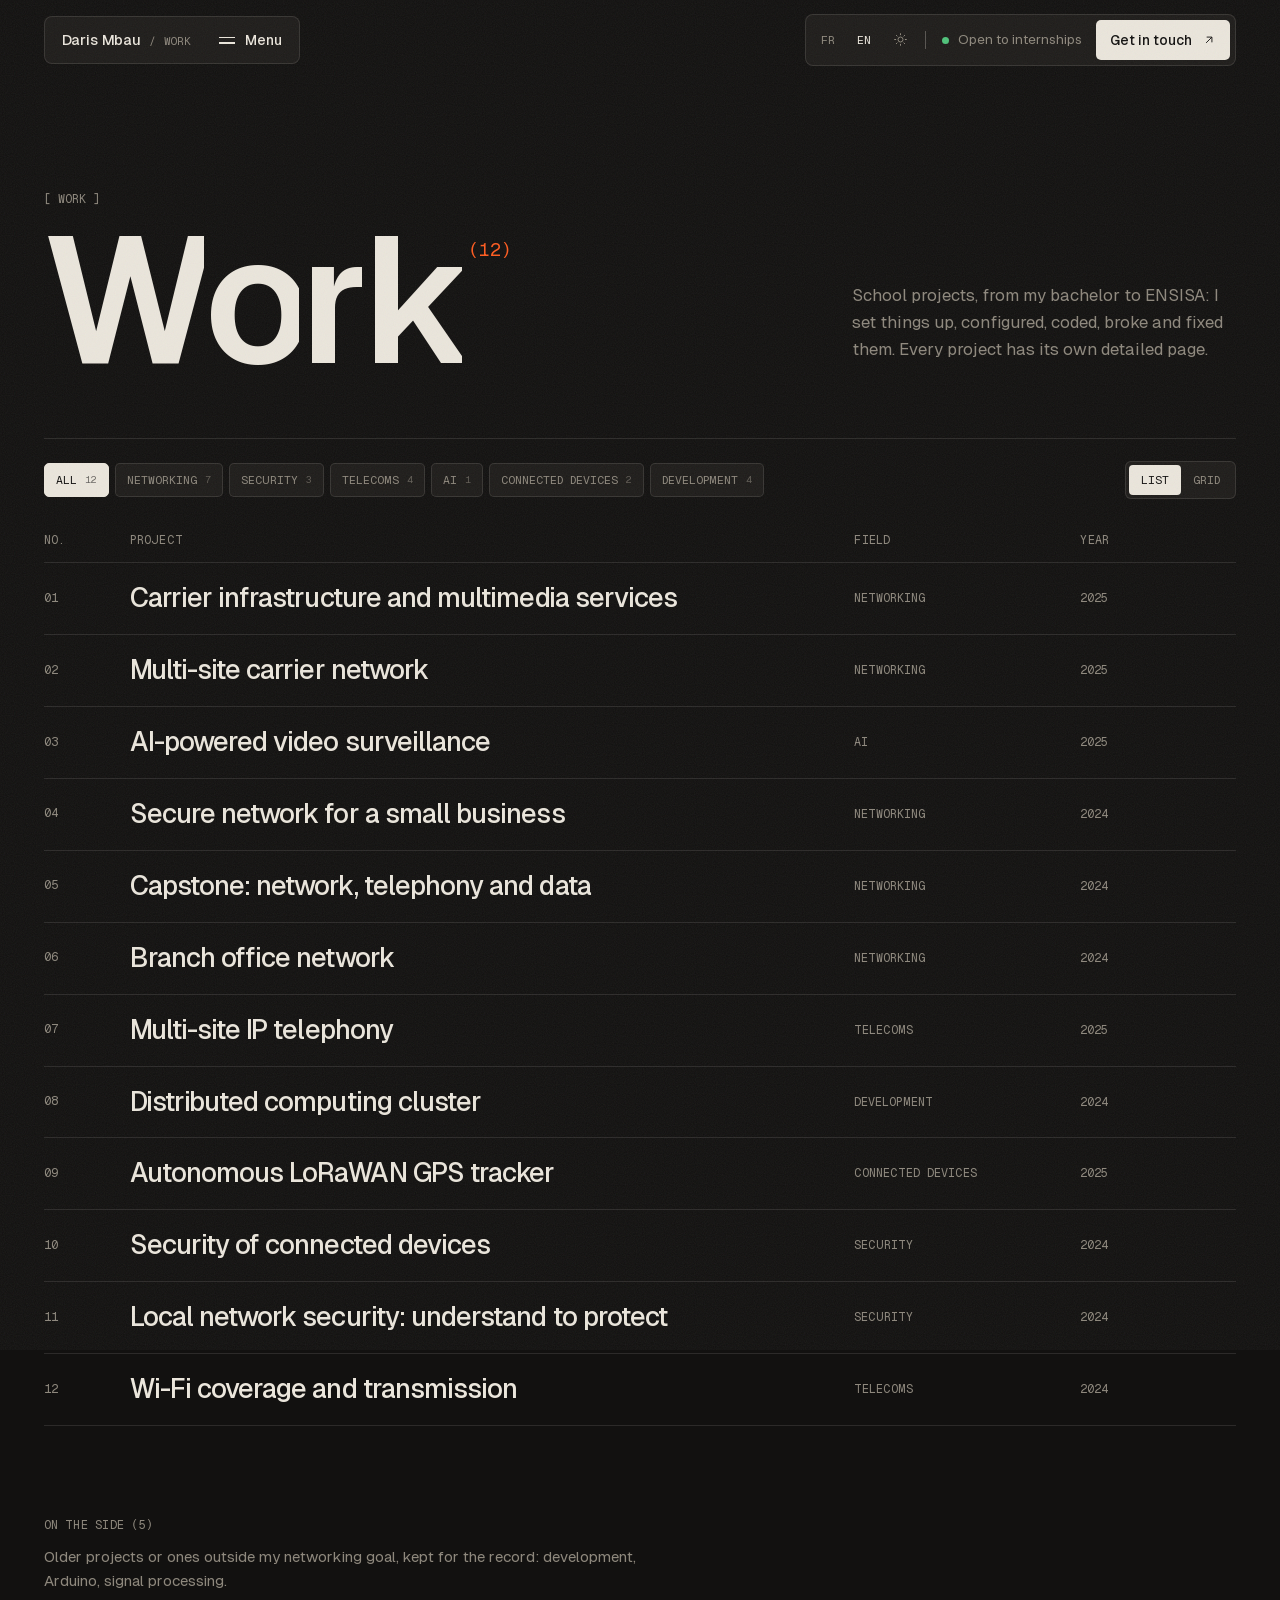
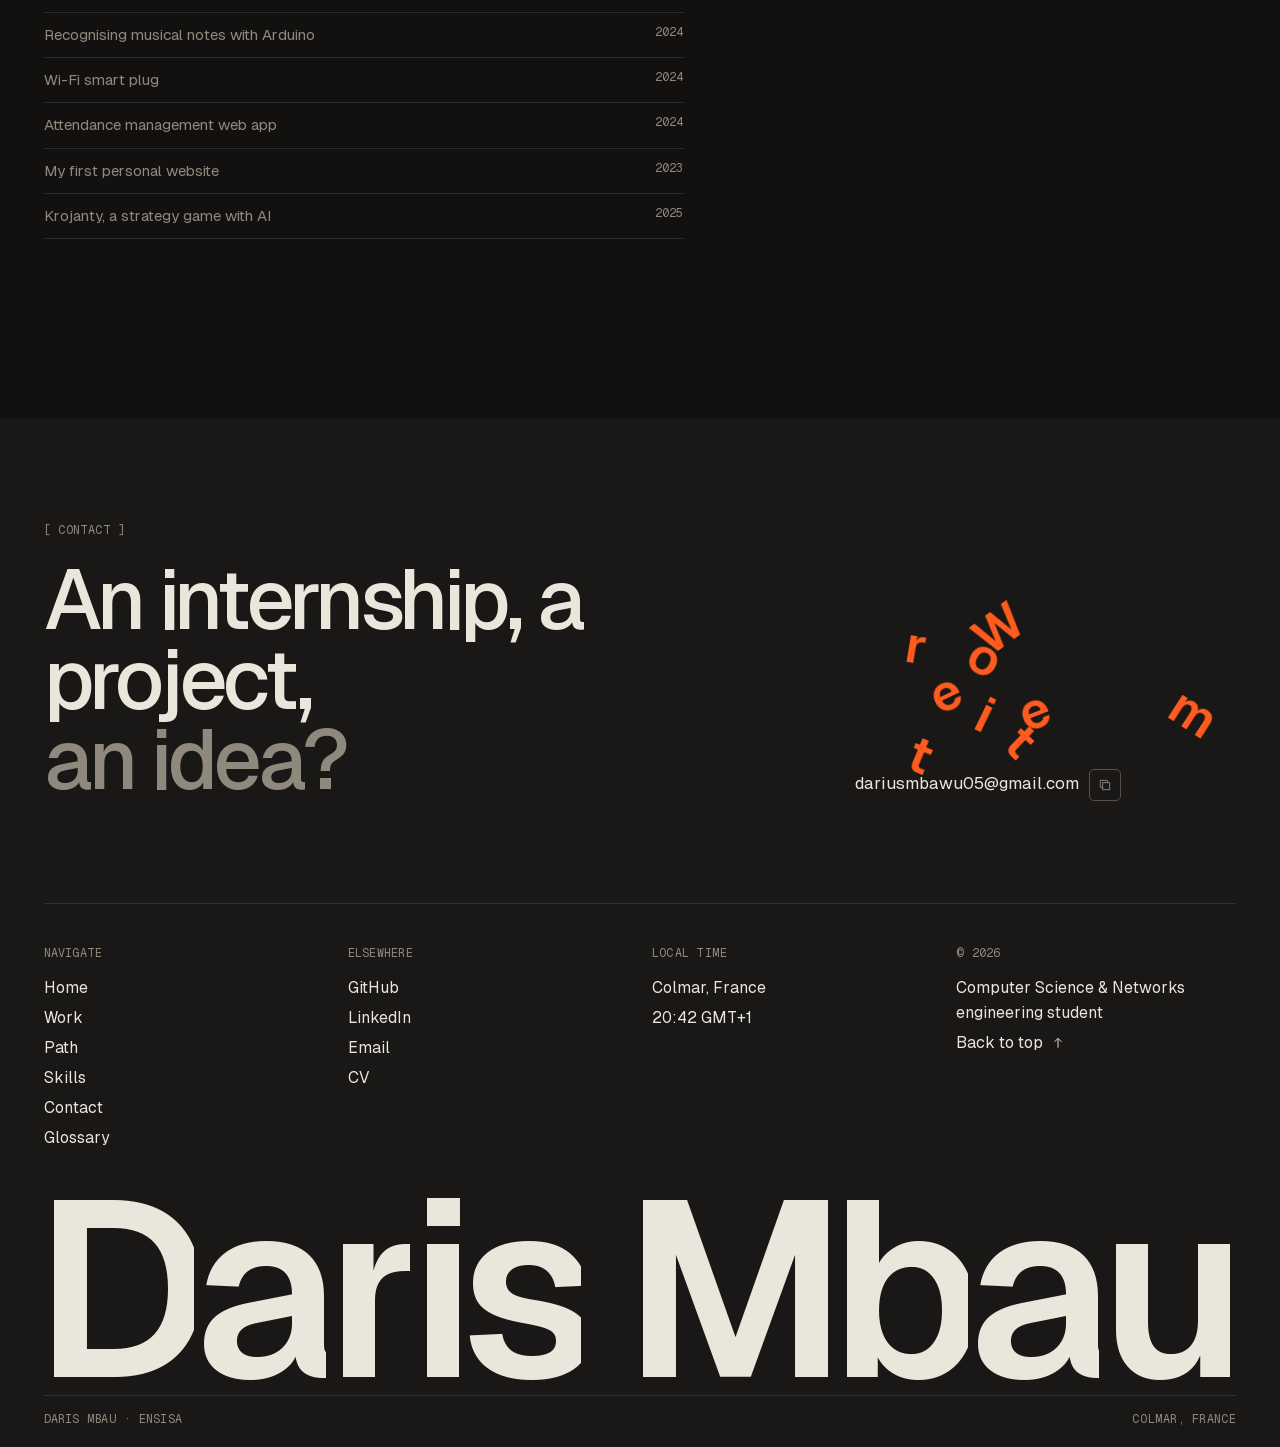
<file: travaux.html>
<!DOCTYPE html>
<html lang="fr" data-theme="sombre">
<head>
  <meta charset="UTF-8">
  <meta name="viewport" content="width=device-width, initial-scale=1">

  <!-- Titre et description pour Google et les partages -->
  <title>Travaux · Daris Mbau</title>
  <meta name="description" content="Les projets de Daris Mbau : intelligence artificielle, réseaux informatiques, télécoms, développement et objets connectés.">
  <meta name="author" content="Daris Mbau">
  <meta name="theme-color" content="#121110">

  <!-- Aperçu quand on partage le lien (LinkedIn, WhatsApp...) -->
  <meta property="og:type" content="website">
  <meta property="og:title" content="Travaux · Daris Mbau">
  <meta property="og:description" content="Les projets de Daris Mbau : intelligence artificielle, réseaux informatiques, télécoms, développement et objets connectés.">
  <meta property="og:image" content="https://darismbau.github.io/assets/img/apercu.png">
  <meta property="og:locale" content="fr_FR">
  <meta name="twitter:card" content="summary_large_image">

  <link rel="icon" href="assets/favicon.svg" type="image/svg+xml">
  <!-- Police Geist hébergée sur le site (rapide, pas de service externe) -->
  <link rel="preload" href="assets/fonts/Geist-Variable.woff2" as="font" type="font/woff2" crossorigin>
  <link rel="stylesheet" href="css/style.css">

  <!-- Applique le thème enregistré avant l'affichage pour éviter un flash -->
  <script>
    try { var t = localStorage.getItem("theme"); if (t) document.documentElement.setAttribute("data-theme", t); } catch (e) {}
  </script>
</head>

<body data-page="travaux">
  <a class="lien-evitement" href="#contenu" data-i18n="lien.evitement">Aller au contenu</a>

  <!-- En-tête : rempli par js/main.js -->
  <header class="entete" id="entete"></header>

  <main id="contenu">
    <section class="entete-page">
      <div class="grille-12">
        <span class="etiquette" data-i18n="travaux.etiquette"></span>
        <h1 class="titre-page"><span data-lettres-cle="travaux.titre"></span><sup id="nombre-total"></sup></h1>
        <p class="intro-page apparition" data-i18n="travaux.intro"></p>
      </div>
      <div class="trait-page"></div>
    </section>
    <div class="barre-outils">
      <div class="filtres" id="filtres" role="toolbar" aria-label="Filtres"></div>
      <div class="vues" id="vues" role="group" aria-label="Vue">
        <button type="button" data-vue="liste" data-i18n="vue.liste"></button>
        <button type="button" data-vue="grille" data-i18n="vue.grille"></button>
      </div>
    </div>
    <section class="zone-travaux" id="zone-travaux"></section>
  </main>

  <!-- Pied de page : rempli par js/main.js -->
  <footer class="pied" id="pied"></footer>

  <script src="js/donnees.js"></script>
  <script src="js/projets.js"></script>
  <script src="js/main.js"></script>
</body>
</html>
</file>
<file: css/style.css>
/* =========================================================
   style.css : apparence du portfolio
   Inspiré des modèles Framer Mondragon, Nika Stern, Foldfolio,
   Filmstrip et Storm Lab : typographie géante, étiquettes en
   police mono, fond encre chaud, une seule couleur d'accent.
   Les couleurs sont des variables : change-les ici et tout suit.
   ========================================================= */

/* ---------- Polices (hébergées dans assets/fonts, licence libre) ---------- */
@font-face { font-family: "Geist"; src: url("../assets/fonts/Geist-Variable.woff2") format("woff2"); font-weight: 100 900; font-display: swap; }
@font-face { font-family: "Geist Mono"; src: url("../assets/fonts/GeistMono-Variable.woff2") format("woff2"); font-weight: 100 900; font-display: swap; }

/* ---------- Couleurs (thème sombre par défaut) ---------- */
:root {
  --fond: #121110;            /* encre chaude */
  --fond-2: #191816;
  --surface: #211f1c;
  --texte: #ebe6dc;           /* os, papier */
  --doux: #8e887d;
  --ligne: rgba(235, 230, 220, 0.12);
  --ligne-forte: rgba(235, 230, 220, 0.28);
  --accent: #ff5b1f;          /* vermillon, la seule couleur vive */
  --accent-texte: #121110;
  --verre: rgba(33, 31, 28, 0.9);
  --voile-haut: rgba(18, 17, 16, 0.72);   /* voile sur la photo, en haut */
  --voile-milieu: rgba(18, 17, 16, 0.5); /* plus léger au centre : on voit l'allée */

  --police: "Geist", "Helvetica Neue", Arial, sans-serif;
  --police-mono: "Geist Mono", ui-monospace, "Cascadia Code", monospace;

  --marge: clamp(16px, 3.4vw, 56px);
  --rayon: 6px;
  --doux-mouvement: cubic-bezier(0.22, 1, 0.36, 1);
  color-scheme: dark;
}

/* Thème clair : papier crème et encre */
:root[data-theme="clair"] {
  --fond: #ebe6dc;
  --fond-2: #e3ddd1;
  --surface: #f4f0e8;
  --texte: #151412;
  --doux: #6c665c;
  --ligne: rgba(21, 20, 18, 0.13);
  --ligne-forte: rgba(21, 20, 18, 0.3);
  --accent: #e2470f;
  --accent-texte: #f4f0e8;
  --verre: rgba(244, 240, 232, 0.9);
  --voile-haut: rgba(235, 230, 220, 0.9);
  --voile-milieu: rgba(235, 230, 220, 0.78);
  color-scheme: light;
}

/* ---------- Bases ---------- */
*, *::before, *::after { box-sizing: border-box; }
html { -webkit-text-size-adjust: 100%; }
body {
  margin: 0; background: var(--fond); color: var(--texte);
  font-family: var(--police); font-size: 1rem; line-height: 1.6; font-weight: 400;
  -webkit-font-smoothing: antialiased; text-rendering: optimizeLegibility;
  transition: background-color 0.5s, color 0.5s;
}
img { max-width: 100%; display: block; }
a { color: inherit; text-decoration: none; }
button { font: inherit; color: inherit; cursor: pointer; background: none; border: 0; padding: 0; }
h1, h2, h3, h4 { margin: 0; font-weight: 500; line-height: 1; letter-spacing: -0.04em; }
p { margin: 0 0 1em; }
::selection { background: var(--accent); color: var(--accent-texte); }
:focus-visible { outline: 1.5px solid var(--accent); outline-offset: 4px; }
[hidden] { display: none !important; }

/* Le sprite d'icônes et de filtres : présent mais invisible */
.sprite { position: absolute; width: 0; height: 0; overflow: hidden; }
.icone { width: 1em; height: 1em; flex-shrink: 0; }

.mono { font-family: var(--police-mono); font-size: 0.74rem; letter-spacing: 0.02em; text-transform: uppercase; font-weight: 400; }
.doux { color: var(--doux); }
.accent { color: var(--accent); }

.lien-evitement { position: absolute; left: 16px; top: -80px; z-index: 300; background: var(--accent); color: var(--accent-texte); padding: 10px 16px; }
.lien-evitement:focus { top: 16px; }

/* Grain de film sur tout le site (comme Nika Stern) */
.grain {
  position: fixed; inset: -50%; z-index: 150; pointer-events: none; opacity: 0.07;
  background-image: url("data:image/svg+xml,%3Csvg xmlns='http://www.w3.org/2000/svg' width='160' height='160'%3E%3Cfilter id='n'%3E%3CfeTurbulence type='fractalNoise' baseFrequency='0.9' numOctaves='2' stitchTiles='stitch'/%3E%3C/filter%3E%3Crect width='100%25' height='100%25' filter='url(%23n)'/%3E%3C/svg%3E");
  animation: grain 0.9s steps(4) infinite;
}
:root[data-theme="clair"] .grain { opacity: 0.09; }
@keyframes grain { 0% { transform: translate(0, 0); } 25% { transform: translate(-3%, 2%); } 50% { transform: translate(2%, -3%); } 75% { transform: translate(-2%, -1%); } }

/* ---------- Écran de chargement (accueil, une fois par visite) ---------- */
.chargement {
  position: fixed; inset: 0; z-index: 250; background: var(--fond); display: flex; flex-direction: column; justify-content: space-between;
  padding: var(--marge); transition: transform 0.9s var(--doux-mouvement) 0.1s;
}
.chargement.fini { transform: translateY(-100%); }
.chargement-haut { display: flex; justify-content: space-between; }
.chargement-compteur { font-size: clamp(5rem, 22vw, 20rem); font-weight: 600; letter-spacing: -0.07em; line-height: 0.8; font-variant-numeric: tabular-nums; }
.chargement-barre { height: 1px; background: var(--ligne); margin-top: 18px; }
.chargement-barre span { display: block; height: 100%; width: 0; background: var(--accent); }

/* Rideau entre les pages */
.rideau { position: fixed; inset: 0; z-index: 240; background: var(--fond-2); transform: translateY(0); transition: transform 0.75s var(--doux-mouvement); pointer-events: none; }
.rideau.ouvert { transform: translateY(-100%); }
.rideau.ferme { transform: translateY(0); transition-duration: 0.55s; }
.rideau.depart { transform: translateY(100%); transition: none; }

/* ---------- Curseur et aperçu flottant ---------- */
.curseur {
  position: fixed; top: 0; left: 0; z-index: 200; pointer-events: none;
  width: 10px; height: 10px; margin: -5px 0 0 -5px; border-radius: 50%; background: var(--accent);
  display: grid; place-items: center; opacity: 0;
  transition: width 0.35s var(--doux-mouvement), height 0.35s var(--doux-mouvement), margin 0.35s var(--doux-mouvement), opacity 0.3s;
}
.curseur span { font-family: var(--police-mono); font-size: 0.7rem; text-transform: uppercase; color: var(--accent-texte); opacity: 0; transition: opacity 0.2s; }
body.curseur-actif .curseur { opacity: 1; }
body.curseur-lien .curseur { width: 34px; height: 34px; margin: -17px 0 0 -17px; background: transparent; border: 1px solid var(--accent); }
body.curseur-voir .curseur { width: 86px; height: 86px; margin: -43px 0 0 -43px; background: var(--accent); border: 0; }
body.curseur-voir .curseur span { opacity: 1; }

.apercu {
  position: fixed; top: 0; left: 0; z-index: 120; width: 330px; aspect-ratio: 16 / 10; pointer-events: none; overflow: hidden; border-radius: var(--rayon);
  opacity: 0; transform: scale(0.85); transition: opacity 0.3s, transform 0.4s var(--doux-mouvement);
}
.apercu.visible { opacity: 1; transform: scale(1); }
.apercu svg, .apercu img { width: 100%; height: 100%; display: block; object-fit: cover; }

/* ---------- En-tête : deux pilules flottantes (comme Nika Stern) ---------- */
.entete { position: fixed; top: 14px; left: var(--marge); right: var(--marge); z-index: 100; display: flex; justify-content: space-between; align-items: center; gap: 12px; pointer-events: none; }
.entete > * { pointer-events: auto; }
.pilule { display: flex; align-items: center; gap: 4px; padding: 5px; border-radius: 8px; background: var(--verre); border: 1px solid var(--ligne); backdrop-filter: blur(14px) saturate(140%); -webkit-backdrop-filter: blur(14px) saturate(140%); }
.pilule-nom { display: flex; align-items: baseline; gap: 8px; padding: 6px 12px; font-weight: 500; font-size: 0.92rem; letter-spacing: -0.01em; white-space: nowrap; }
.pilule-nom .mono { color: var(--doux); font-size: 0.7rem; }
.bouton-menu { display: flex; align-items: center; gap: 10px; padding: 7px 12px; border-radius: 5px; font-size: 0.88rem; font-weight: 500; transition: background-color 0.25s; }
.bouton-menu:hover { background: var(--ligne); }
.bouton-menu .traits { display: grid; gap: 4px; width: 16px; }
.bouton-menu .traits i { display: block; height: 1.5px; background: currentColor; transition: transform 0.35s var(--doux-mouvement); }
.bouton-menu:hover .traits i:last-child { transform: scaleX(0.55); transform-origin: left; }

.reglages { display: flex; align-items: center; gap: 2px; }
.reglage { height: 32px; min-width: 34px; padding: 0 9px; border-radius: 5px; font-family: var(--police-mono); font-size: 0.72rem; color: var(--doux); transition: color 0.2s, background-color 0.2s; }
.reglage:hover { color: var(--texte); background: var(--ligne); }
.reglage.actif { color: var(--texte); }
.reglage .icone { width: 15px; height: 15px; vertical-align: -3px; }
.icone-lune { display: none; }
:root[data-theme="clair"] .icone-soleil { display: none; }
:root[data-theme="clair"] .icone-lune { display: inline; }
.separateur-v { width: 1px; height: 18px; background: var(--ligne-forte); margin: 0 4px; }
.statut { display: flex; align-items: center; gap: 9px; padding: 0 10px 0 8px; font-size: 0.84rem; color: var(--doux); white-space: nowrap; }
.point-vivant { width: 7px; height: 7px; border-radius: 50%; background: #4fc27a; box-shadow: 0 0 0 0 rgba(79, 194, 122, 0.6); animation: pulsation 2s infinite; }
@keyframes pulsation { 70% { box-shadow: 0 0 0 7px rgba(79, 194, 122, 0); } 100% { box-shadow: 0 0 0 0 rgba(79, 194, 122, 0); } }

/* ---------- Boutons (remplissage façon uiverse) ---------- */
.bouton {
  position: relative; display: inline-flex; align-items: center; gap: 10px; overflow: hidden; isolation: isolate;
  padding: 9px 14px; border-radius: 5px; font-size: 0.86rem; font-weight: 500; white-space: nowrap;
  background: var(--texte); color: var(--fond); transition: color 0.4s var(--doux-mouvement);
}
.bouton::before { content: ""; position: absolute; inset: 0; z-index: -1; background: var(--accent); transform: translateY(101%); transition: transform 0.45s var(--doux-mouvement); }
.bouton:hover::before { transform: translateY(0); }
.bouton:hover { color: var(--accent-texte); }
.bouton .icone { width: 14px; height: 14px; transition: transform 0.4s var(--doux-mouvement); }
.bouton:hover .icone { transform: translate(2px, -2px); }
.bouton-contour { background: transparent; color: var(--texte); box-shadow: inset 0 0 0 1px var(--ligne-forte); }
.bouton-grand { padding: 15px 22px; font-size: 0.98rem; }
.bouton:disabled { opacity: 0.7; cursor: wait; }

/* Texte qui glisse au survol : deux copies empilées */
.glisse { position: relative; display: inline-block; overflow: hidden; vertical-align: top; }
.glisse span { display: block; transition: transform 0.45s var(--doux-mouvement); }
.glisse span + span { position: absolute; left: 0; top: 100%; }
a:hover .glisse span, button:hover .glisse span, .glisse:hover span { transform: translateY(-100%); }

/* Lien souligné qui se dessine */
.souligne { position: relative; display: inline-flex; align-items: center; gap: 8px; }
.souligne::after { content: ""; position: absolute; left: 0; right: 0; bottom: -3px; height: 1px; background: currentColor; transform: scaleX(0); transform-origin: right; transition: transform 0.5s var(--doux-mouvement); }
.souligne:hover::after { transform: scaleX(1); transform-origin: left; }
.fleche-lien { display: inline-flex; align-items: center; gap: 10px; font-size: 0.95rem; font-weight: 500; }
.fleche-lien .icone { width: 14px; height: 14px; transition: transform 0.4s var(--doux-mouvement); }
.fleche-lien:hover .icone { transform: translate(3px, -3px); }

/* ---------- Menu plein écran ---------- */
.menu {
  position: fixed; inset: 0; z-index: 180; background: var(--fond); color: var(--texte);
  display: grid; grid-template-columns: 1.4fr 1fr; gap: var(--marge); padding: 96px var(--marge) var(--marge);
  clip-path: inset(0 0 100% 0); transition: clip-path 0.8s var(--doux-mouvement); visibility: hidden;
}
.menu.ouvert { clip-path: inset(0 0 0 0); visibility: visible; }
.menu-fermer { position: absolute; top: 19px; left: var(--marge); }
.menu-liens { display: flex; flex-direction: column; justify-content: flex-end; }
.menu-liens a { display: flex; align-items: baseline; gap: 18px; padding: 4px 0; border-top: 1px solid var(--ligne); font-size: clamp(2.6rem, 7.2vw, 6.6rem); font-weight: 500; letter-spacing: -0.05em; line-height: 1.05; transition: color 0.3s, opacity 0.3s, padding-left 0.5s var(--doux-mouvement); }
.menu-liens a:last-child { border-bottom: 1px solid var(--ligne); }
.menu-liens a .mono { color: var(--doux); font-size: 0.75rem; letter-spacing: 0; transform: translateY(-1.6em); }
.menu-liens:hover a { opacity: 0.3; }
.menu-liens a:hover { opacity: 1; padding-left: 22px; }
.menu-liens a:hover .mono, .menu-liens a.actif .mono { color: var(--accent); }
.menu-liens a span.texte-lien { display: inline-block; transform: translateY(105%); transition: transform 0.8s var(--doux-mouvement); }
.menu.ouvert .menu-liens a span.texte-lien { transform: none; }
.menu-liens a:nth-child(2) span.texte-lien { transition-delay: 0.05s; }
.menu-liens a:nth-child(3) span.texte-lien { transition-delay: 0.1s; }
.menu-liens a:nth-child(4) span.texte-lien { transition-delay: 0.15s; }
.menu-liens a:nth-child(5) span.texte-lien { transition-delay: 0.2s; }
.menu-liens a { overflow: hidden; }
.menu-infos { display: flex; flex-direction: column; justify-content: flex-end; gap: 28px; padding-bottom: 8px; }
.menu-bloc .mono { display: block; color: var(--doux); margin-bottom: 8px; }
.menu-bloc a, .menu-bloc p { display: block; width: fit-content; font-size: 1.05rem; margin: 0 0 4px; }
.menu-reglages { display: flex; gap: 10px; }

/* ---------- Structure générale ---------- */
main { position: relative; }
.section { padding: clamp(80px, 12vw, 170px) var(--marge) 0; }
.grille-12 { display: grid; grid-template-columns: repeat(12, minmax(0, 1fr)); column-gap: clamp(12px, 1.6vw, 24px); }
.etiquette { display: block; font-family: var(--police-mono); font-size: 0.74rem; text-transform: uppercase; color: var(--doux); }
.titre-section { font-size: clamp(2.6rem, 7vw, 6.8rem); font-weight: 500; letter-spacing: -0.055em; line-height: 0.92; }
.tete-section { display: flex; justify-content: space-between; align-items: flex-end; gap: 24px; padding-bottom: 28px; margin-bottom: clamp(28px, 4vw, 56px); border-bottom: 1px solid var(--ligne); }
.tete-section .etiquette { margin-bottom: 18px; }

/* Apparition au défilement */
.apparition { opacity: 0; transform: translateY(40px); transition: opacity 1s var(--doux-mouvement), transform 1s var(--doux-mouvement); }
.apparition.visible { opacity: 1; transform: none; }

/* Lettres qui montent (titres géants) */
.lettres { display: inline-block; }
.lettre { display: inline-block; overflow: hidden; vertical-align: top; padding-bottom: 0.06em; margin-bottom: -0.06em; }
.lettre > span { display: inline-block; transform: translateY(105%); transition: transform 1.1s var(--doux-mouvement); }
.monte .lettre > span { transform: none; }

/* ---------- Accueil : héros (comme Mondragon 4) ---------- */
.hero { min-height: 100svh; display: grid; grid-template-rows: auto 1fr auto; gap: 24px; padding: 92px var(--marge) 26px; }

/* Photo de fond du hero : une allée de data center (rendu 4K) */
.hero { position: relative; isolation: isolate; overflow: hidden; }
.hero::before {
  content: ""; position: absolute; inset: 0; z-index: -2;
  background: url("../assets/img/fond-datacenter-1280.jpg") center 42% / cover no-repeat;
  transform-origin: 50% 45%;
  animation: approche 2.8s var(--doux-mouvement) both;   /* léger zoom à l'arrivée */
}
/* voile : sombre en haut et en bas pour lire le texte, plus clair au centre */
.hero::after {
  content: ""; position: absolute; inset: 0; z-index: -1;
  background:
    radial-gradient(120% 90% at 50% 45%, transparent 35%, var(--voile-haut) 100%),
    linear-gradient(to bottom, var(--voile-haut) 0%, var(--voile-milieu) 38%, var(--voile-milieu) 62%, var(--fond) 100%);
}
@keyframes approche { from { transform: scale(1.08); opacity: 0; } to { transform: none; opacity: 1; } }
/* image plus grande pour les grands écrans et les écrans haute densité */
/* sur téléphone, l'image est recadrée sur l'allée lumineuse : on fonce un peu plus */
@media (max-width: 760px) { :root:not([data-theme="clair"]) .hero { --voile-milieu: rgba(18, 17, 16, 0.66); } }
@media (min-width: 900px) { .hero::before { background-image: url("../assets/img/fond-datacenter-2560.jpg"); } }
@media (min-width: 1921px), (min-width: 1300px) and (min-resolution: 1.5dppx) { .hero::before { background-image: url("../assets/img/fond-datacenter-4k.jpg"); } }
.hero-meta { display: grid; grid-template-columns: repeat(4, minmax(0, 1fr)); gap: 16px; padding-top: 14px; border-top: 1px solid var(--ligne); }
.hero-meta > * { min-width: 0; }
.hero-meta .chiffre-travaux { color: var(--accent); }
.hero-centre { position: relative; display: flex; flex-direction: column; justify-content: center; }
.hero-ligne { display: flex; align-items: flex-end; gap: clamp(14px, 2vw, 30px); }
.hero-ligne + .hero-ligne { margin-top: clamp(-6px, -0.4vw, 0px); }
.hero-role { flex: 0 0 clamp(150px, 24vw, 380px); text-align: right; font-size: clamp(1.2rem, 2.5vw, 2.4rem); line-height: 1.02; letter-spacing: -0.04em; color: var(--doux); padding-bottom: clamp(10px, 2vw, 34px); }
.hero-role strong { color: var(--texte); font-weight: 500; }
.nom-geant { font-size: clamp(4.4rem, 16.5vw, 17.5rem); font-weight: 600; letter-spacing: -0.065em; line-height: 0.8; white-space: nowrap; }
.hero-photo { flex: 0 0 clamp(150px, 24vw, 380px); display: flex; justify-content: flex-end; margin: 0; padding-bottom: clamp(6px, 1.2vw, 18px); }
.cadre-photo { position: relative; width: clamp(96px, 11vw, 176px); aspect-ratio: 1; overflow: hidden; border-radius: var(--rayon); background: var(--surface); }
.cadre-photo img { width: 100%; height: 100%; object-fit: cover; filter: grayscale(1) contrast(1.05); transition: filter 0.6s, transform 0.8s var(--doux-mouvement); }
.cadre-photo:hover img { filter: none; transform: scale(1.05); }
.cadre-photo .initiales { position: absolute; inset: 0; display: none; place-items: center; font-size: clamp(1.8rem, 3vw, 3rem); font-weight: 600; letter-spacing: -0.05em; }
.cadre-photo.sans-photo img { display: none; }
.cadre-photo.sans-photo .initiales { display: grid; }

/* Bloc disciplines (comme Nika Stern) */
.disciplines { position: absolute; top: 0; right: 0; width: clamp(220px, 21vw, 320px); padding: 6px; border-radius: 8px; background: var(--verre); border: 1px solid var(--ligne); backdrop-filter: blur(12px); -webkit-backdrop-filter: blur(12px); }
.disciplines .mono { display: block; padding: 8px 10px 10px; color: var(--doux); }
.disciplines a { display: flex; justify-content: space-between; align-items: baseline; padding: 9px 10px; border-radius: 5px; font-size: 0.92rem; transition: background-color 0.25s, padding-left 0.4s var(--doux-mouvement); }
.disciplines a:hover { background: var(--ligne); padding-left: 16px; }
.disciplines a .mono { padding: 0; color: var(--doux); font-size: 0.7rem; }
.disciplines a:hover .mono { color: var(--accent); }

.hero-bas { display: grid; grid-template-columns: 1fr 1.4fr 1fr; gap: 24px; align-items: end; }
.hero-bas .phrase { font-size: clamp(1rem, 1.35vw, 1.25rem); line-height: 1.35; max-width: 34ch; margin: 0; }
.hero-bas .lieu p { margin: 0; }
.defiler { justify-self: end; display: flex; align-items: center; gap: 10px; }
.defiler .icone { animation: rebond 1.8s var(--doux-mouvement) infinite; }
@keyframes rebond { 0%, 100% { transform: translateY(-2px); } 50% { transform: translateY(4px); } }

/* ---------- Bandeau géant qui défile ---------- */
.bandeau { padding: clamp(50px, 7vw, 100px) 0 0; overflow: hidden; white-space: nowrap; }
.bandeau-piste { display: inline-flex; will-change: transform; }
.bandeau-piste span { display: inline-flex; align-items: center; gap: 0.35em; padding-right: 0.35em; font-size: clamp(3.4rem, 10vw, 10rem); font-weight: 500; letter-spacing: -0.055em; line-height: 1; }
.bandeau-piste span i { font-style: normal; color: var(--accent); font-size: 0.5em; }
.bandeau-piste span.creux { color: transparent; -webkit-text-stroke: 1px var(--ligne-forte); }

/* ---------- À propos ---------- */
.apropos-colonne { grid-column: 1 / span 3; }
.apropos-colonne .etiquette { position: sticky; top: 100px; }
.manifeste { grid-column: 4 / span 9; font-size: clamp(1.7rem, 3.4vw, 3.4rem); line-height: 1.08; letter-spacing: -0.035em; font-weight: 450; margin: 0; }
.manifeste .mot { opacity: 0.16; transition: opacity 0.35s; }
.manifeste .mot.allume { opacity: 1; }
.apropos-detail { grid-column: 4 / span 9; display: grid; grid-template-columns: 1.1fr 1fr; gap: clamp(24px, 4vw, 70px); margin-top: clamp(48px, 6vw, 90px); }
.apropos-detail > p { color: var(--doux); font-size: 1.04rem; max-width: 52ch; }
.chiffres { display: grid; gap: 0; border-top: 1px solid var(--ligne); }
.chiffre { display: flex; justify-content: space-between; align-items: baseline; gap: 16px; padding: 14px 0; border-bottom: 1px solid var(--ligne); }
.chiffre strong { font-size: clamp(2.2rem, 3.6vw, 3.4rem); font-weight: 500; letter-spacing: -0.05em; line-height: 1; font-variant-numeric: tabular-nums; }
.chiffre span { color: var(--doux); text-align: right; font-size: 0.92rem; }

/* ---------- Travaux choisis (grandes cartes) ---------- */
.oeuvres { row-gap: clamp(48px, 6vw, 96px); }
.oeuvre { display: block; grid-column: span 6; }
.oeuvre.large { grid-column: 1 / -1; }
.oeuvre.decale { margin-top: clamp(0px, 9vw, 150px); }
.oeuvre-visuel { position: relative; overflow: hidden; border-radius: var(--rayon); aspect-ratio: 4 / 3; background: var(--surface); }
.oeuvre.large .oeuvre-visuel { aspect-ratio: 16 / 7.2; }
.oeuvre-visuel > svg, .oeuvre-visuel > img { position: absolute; inset: 0; width: 100%; height: 100%; object-fit: cover; transition: transform 1.2s var(--doux-mouvement); }
.oeuvre-visuel > img { opacity: 0; transition: opacity 0.5s, transform 1.2s var(--doux-mouvement); }
.oeuvre-visuel > img.chargee { opacity: 1; }
.oeuvre:hover .oeuvre-visuel > svg, .oeuvre:hover .oeuvre-visuel > img { transform: scale(1.045); }
.etiquette-oeuvre { position: absolute; left: 14px; bottom: 14px; display: flex; align-items: center; gap: 10px; padding: 7px 11px; border-radius: 5px; background: rgba(18, 17, 16, 0.78); color: #ebe6dc; backdrop-filter: blur(8px); -webkit-backdrop-filter: blur(8px); font-size: 0.85rem; max-width: calc(100% - 28px); }
.etiquette-oeuvre .mono { color: #a39d91; font-size: 0.68rem; white-space: nowrap; }
.oeuvre-info { display: grid; grid-template-columns: 1fr auto; gap: 6px 24px; padding-top: 16px; }
.oeuvre-info h3 { font-size: clamp(1.3rem, 2vw, 1.9rem); letter-spacing: -0.035em; line-height: 1.1; }
.oeuvre-info p { grid-column: 1 / -1; color: var(--doux); margin: 0; max-width: 60ch; font-size: 0.97rem; }
.oeuvre-info .icone { width: 22px; height: 22px; transition: transform 0.5s var(--doux-mouvement); }
.oeuvre:hover .oeuvre-info .icone { transform: rotate(45deg); color: var(--accent); }

/* ---------- Index des projets (lignes) ---------- */
.index-tete, .index-ligne { display: grid; grid-template-columns: 70px minmax(0, 1fr) 210px 110px 30px; gap: 16px; align-items: center; }
.index-tete { padding: 0 0 12px; color: var(--doux); }
.index-ligne { position: relative; padding: 20px 0; border-top: 1px solid var(--ligne); isolation: isolate; }
.index-liste .index-ligne:last-child { border-bottom: 1px solid var(--ligne); }
.index-ligne::before { content: ""; position: absolute; inset: 0 calc(var(--marge) * -1); z-index: -1; background: var(--fond-2); transform: scaleY(0); transform-origin: bottom; transition: transform 0.5s var(--doux-mouvement); }
.index-ligne:hover::before { transform: scaleY(1); }
.index-ligne .numero { font-family: var(--police-mono); font-size: 0.78rem; color: var(--doux); transition: color 0.3s; }
.index-ligne .titre { font-size: clamp(1.15rem, 2.1vw, 1.9rem); font-weight: 500; letter-spacing: -0.035em; line-height: 1.15; transition: transform 0.5s var(--doux-mouvement); }
.index-ligne .domaine, .index-ligne .annee { font-family: var(--police-mono); font-size: 0.74rem; text-transform: uppercase; color: var(--doux); }
.index-ligne .icone { width: 18px; height: 18px; justify-self: end; opacity: 0; transform: translateX(-10px); transition: opacity 0.3s, transform 0.5s var(--doux-mouvement); }
.index-ligne:hover .numero { color: var(--accent); }
.index-ligne:hover .titre { transform: translateX(14px); }
.index-ligne:hover .icone { opacity: 1; transform: none; color: var(--accent); }
.plus-bas { display: flex; justify-content: flex-end; margin-top: 28px; }

/* ---------- Passions ---------- */
.passions { display: grid; grid-template-columns: 1fr 1fr; margin-top: calc(clamp(28px, 4vw, 56px) * -1); }
.passion { padding: clamp(28px, 3vw, 48px) clamp(0px, 3vw, 48px) clamp(28px, 3vw, 48px) 0; }
.passion + .passion { border-left: 1px solid var(--ligne); padding-left: clamp(20px, 3vw, 48px); padding-right: 0; }
.passion .mono { color: var(--accent); }
.passion h3 { font-size: clamp(2.2rem, 4.8vw, 4.6rem); letter-spacing: -0.055em; line-height: 0.95; margin: 22px 0 22px; }
.passion p { color: var(--doux); max-width: 48ch; font-size: 1.02rem; }
.puces { display: flex; flex-wrap: wrap; gap: 6px; list-style: none; padding: 0; margin: 0; }
.puce { padding: 5px 10px; border-radius: 4px; border: 1px solid var(--ligne); font-family: var(--police-mono); font-size: 0.7rem; text-transform: uppercase; color: var(--doux); transition: color 0.25s, border-color 0.25s, background-color 0.25s; }
.puce:hover { color: var(--texte); border-color: var(--ligne-forte); }
a.puce:hover { color: var(--accent); border-color: var(--accent); }

/* ---------- Console ---------- */
.console-texte { grid-column: 1 / span 5; }
.console-texte h2 { font-size: clamp(2.2rem, 4.4vw, 4.2rem); letter-spacing: -0.05em; line-height: 0.98; margin: 18px 0 20px; }
.console-texte p { color: var(--doux); max-width: 40ch; }
.terminal { grid-column: 7 / span 6; border-radius: 8px; overflow: hidden; background: #0c0b0a; color: #e2dcd0; border: 1px solid rgba(235, 230, 220, 0.12); font-family: var(--police-mono); font-size: 0.82rem; }
.terminal-barre { display: flex; align-items: center; gap: 6px; padding: 11px 14px; border-bottom: 1px solid rgba(235, 230, 220, 0.1); color: #8e887d; font-size: 0.72rem; }
.terminal-barre i { width: 9px; height: 9px; border-radius: 50%; background: #3a3732; }
.terminal-barre i:first-child { background: var(--accent); }
.terminal-barre span { margin-left: 8px; }
.terminal-corps { height: 230px; overflow-y: auto; padding: 14px 16px 4px; white-space: pre-wrap; line-height: 1.65; }
.terminal-corps .ok { color: #9fd8b0; }
.terminal-corps .info { color: #ff8a5c; }
.terminal-corps .erreur { color: #f2867a; }
.terminal-ligne { display: flex; gap: 10px; padding: 4px 16px 16px; }
.terminal-ligne label { color: #ff8a5c; white-space: nowrap; }
.terminal-ligne input { flex: 1; min-width: 0; background: transparent; border: 0; outline: 0; color: inherit; font: inherit; caret-color: var(--accent); }

/* ---------- Pied de page ---------- */
.pied { position: relative; margin-top: clamp(100px, 14vw, 200px); padding: clamp(60px, 8vw, 120px) var(--marge) 0; background: var(--fond-2); overflow: hidden; }
.pied-cta { display: grid; grid-template-columns: repeat(12, minmax(0, 1fr)); column-gap: 24px; align-items: end; padding-bottom: clamp(60px, 8vw, 110px); border-bottom: 1px solid var(--ligne); }
.pied-cta .etiquette { grid-column: 1 / -1; margin-bottom: 20px; }
.pied-cta h2 { grid-column: 1 / span 8; font-size: clamp(2.6rem, 6.6vw, 6.4rem); letter-spacing: -0.055em; line-height: 0.95; }
.pied-cta h2 span { color: var(--doux); }
.pied-cta h2 span:first-child { color: var(--texte); }
.pied-actions { grid-column: 9 / span 4; display: grid; gap: 14px; justify-items: start; }
.ecrire { display: flex; align-items: center; height: clamp(80px, 8vw, 120px); font-size: clamp(2.2rem, 4vw, 3.8rem); font-weight: 600; letter-spacing: -0.045em; color: var(--accent); white-space: nowrap; }
.ecrire .lettre-libre { display: inline-block; white-space: pre; will-change: transform; }
.ecrire:hover .lettre-libre { animation: vague 0.6s var(--doux-mouvement); }
@keyframes vague { 50% { transform: translateY(-10px); } }
.pied-email { display: flex; align-items: center; gap: 10px; font-size: 1.05rem; }
.bouton-copier { position: relative; display: grid; place-items: center; width: 32px; height: 32px; border-radius: 5px; border: 1px solid var(--ligne-forte); color: var(--doux); transition: color 0.2s, border-color 0.2s, background-color 0.3s; }
.bouton-copier:hover { color: var(--texte); border-color: var(--texte); }
.bouton-copier .icone { width: 14px; height: 14px; }
.bouton-copier .icone-ok { display: none; }
.bouton-copier.copie-ok { background: var(--accent); border-color: var(--accent); color: var(--accent-texte); }
.bouton-copier.copie-ok .icone-copier { display: none; }
.bouton-copier.copie-ok .icone-ok { display: block; animation: pop 0.35s var(--doux-mouvement); }
@keyframes pop { from { transform: scale(0); } }

.pied-grille { display: grid; grid-template-columns: repeat(4, minmax(0, 1fr)); gap: 24px; padding: 40px 0; }
.pied-grille .mono { display: block; color: var(--doux); margin-bottom: 12px; }
.pied-grille a, .pied-grille p { display: block; width: fit-content; margin: 0 0 5px; font-size: 0.98rem; }
.pied-grille .bouton-haut { display: inline-flex; align-items: center; gap: 8px; }
.pied-grille .bouton-haut .icone { width: 14px; height: 14px; transition: transform 0.4s var(--doux-mouvement); }
.pied-grille .bouton-haut:hover .icone { transform: translateY(-3px); }
.marque { display: block; font-size: 19.5vw; font-weight: 600; letter-spacing: -0.07em; line-height: 0.76; white-space: nowrap; margin: 0 0 0.04em -0.04em; color: var(--texte); user-select: none; }
.marque .lettre > span { transition-duration: 1.3s; }
.pied-copyright { display: flex; justify-content: space-between; gap: 16px; padding: 14px 0 18px; border-top: 1px solid var(--ligne); color: var(--doux); }
.page-contact .pied-cta { display: none; }

/* ---------- En-tête des pages intérieures ---------- */
.entete-page { padding: clamp(120px, 15vw, 190px) var(--marge) 0; }
.entete-page .grille-12 { align-items: end; }
.entete-page .etiquette { grid-column: 1 / -1; margin-bottom: 18px; }
.titre-page { grid-column: 1 / span 8; font-size: clamp(4rem, 14vw, 13.5rem); font-weight: 600; letter-spacing: -0.07em; line-height: 0.82; }
.titre-page sup { font-family: var(--police-mono); font-size: 0.1em; letter-spacing: 0; font-weight: 400; vertical-align: top; position: relative; top: 0.9em; margin-left: 0.3em; color: var(--accent); }
.intro-page { grid-column: 9 / span 4; color: var(--doux); font-size: 1.05rem; max-width: 40ch; margin: 0 0 0.6em; }
.trait-page { height: 1px; background: var(--ligne); margin-top: clamp(36px, 5vw, 70px); transform-origin: left; transform: scaleX(0); transition: transform 1.4s var(--doux-mouvement) 0.2s; }
.monte .trait-page, .trait-page.visible { transform: none; }

/* ---------- Page Travaux ---------- */
.barre-outils { display: flex; justify-content: space-between; align-items: center; gap: 18px; flex-wrap: wrap; padding: 22px var(--marge); position: sticky; top: 64px; z-index: 50; }
.filtres { display: flex; flex-wrap: wrap; gap: 6px; }
.filtre { display: inline-flex; align-items: center; gap: 8px; padding: 7px 11px; border-radius: 5px; border: 1px solid var(--ligne); background: var(--verre); backdrop-filter: blur(10px); -webkit-backdrop-filter: blur(10px); font-family: var(--police-mono); font-size: 0.72rem; text-transform: uppercase; color: var(--doux); transition: color 0.25s, border-color 0.25s, background-color 0.25s; }
.filtre:hover { color: var(--texte); border-color: var(--ligne-forte); }
.filtre.actif { background: var(--texte); border-color: var(--texte); color: var(--fond); }
.filtre sup { font-size: 0.85em; opacity: 0.6; }
.vues { display: flex; padding: 3px; border-radius: 6px; border: 1px solid var(--ligne); background: var(--verre); backdrop-filter: blur(10px); -webkit-backdrop-filter: blur(10px); position: relative; }
.vues button { position: relative; z-index: 1; padding: 6px 12px; font-family: var(--police-mono); font-size: 0.72rem; text-transform: uppercase; color: var(--doux); transition: color 0.3s; }
.vues button.actif { color: var(--fond); }
.vues::before { content: ""; position: absolute; top: 3px; bottom: 3px; left: 3px; width: calc(50% - 3px); border-radius: 4px; background: var(--texte); transition: transform 0.45s var(--doux-mouvement); }
.vues[data-vue="grille"]::before { transform: translateX(100%); }
.zone-travaux { padding: 10px var(--marge) 0; }
.grille-travaux { display: grid; grid-template-columns: repeat(3, minmax(0, 1fr)); gap: clamp(28px, 3vw, 48px) clamp(14px, 1.6vw, 24px); }
.grille-travaux .oeuvre { grid-column: auto; }
.carte-travail .oeuvre-visuel { aspect-ratio: 4 / 3; }
.carte-travail .oeuvre-info h3 { font-size: 1.2rem; }
.carte-travail .oeuvre-info p { font-size: 0.9rem; }
.entree { animation: entree 0.7s var(--doux-mouvement) both; }
@keyframes entree { from { opacity: 0; transform: translateY(24px); } }
.aucun { padding: 60px 0; color: var(--doux); }

/* Les projets mis "à côté" (hors objectif), en bas de la page Travaux */
.a-cote { margin-top: 90px; max-width: 640px; color: var(--doux); }
.a-cote p { font-size: 0.95rem; margin: 10px 0 18px; }
.liste-a-cote { display: grid; border-top: 1px solid var(--ligne); }
.liste-a-cote a { display: flex; justify-content: space-between; gap: 14px; padding: 10px 0; border-bottom: 1px solid var(--ligne); font-size: 0.95rem; transition: color 0.25s, padding-left 0.4s var(--doux-mouvement); }
.liste-a-cote a:hover { color: var(--accent); padding-left: 8px; }

/* ---------- Page d'un projet ---------- */
.projet-haut { padding: clamp(110px, 13vw, 170px) var(--marge) 0; }
.retour { display: inline-flex; align-items: center; gap: 10px; color: var(--doux); margin-bottom: clamp(30px, 4vw, 56px); transition: color 0.25s; }
.retour:hover { color: var(--texte); }
.retour .icone { width: 14px; height: 14px; transition: transform 0.4s var(--doux-mouvement); }
.retour:hover .icone { transform: translateX(-4px); }
.projet-titre { font-size: clamp(2.8rem, 7.4vw, 7.6rem); font-weight: 600; letter-spacing: -0.06em; line-height: 0.88; max-width: 15ch; margin: 18px 0 clamp(36px, 5vw, 70px); }
.projet-meta { display: grid; grid-template-columns: repeat(4, minmax(0, 1fr)); gap: 20px; border-top: 1px solid var(--ligne); padding-top: 14px; }
.projet-meta .mono { display: block; color: var(--doux); margin-bottom: 6px; }
.projet-meta p { margin: 0; font-size: 1rem; }
.projet-couverture { position: relative; margin: clamp(30px, 4vw, 56px) var(--marge) 0; aspect-ratio: 16 / 7; overflow: hidden; border-radius: var(--rayon); background: var(--surface); }
.projet-couverture > svg, .projet-couverture > img { position: absolute; left: 0; top: -60px; width: 100%; height: calc(100% + 120px); object-fit: cover; will-change: transform; }
.projet-couverture > img { opacity: 0; transition: opacity 0.5s; }
.projet-couverture > img.chargee { opacity: 1; }
.projet-resume { padding: clamp(60px, 8vw, 120px) var(--marge) 0; }
.projet-resume p { grid-column: 4 / span 9; font-size: clamp(1.4rem, 2.6vw, 2.5rem); line-height: 1.15; letter-spacing: -0.03em; margin: 0; }
.projet-corps { padding: clamp(60px, 8vw, 110px) var(--marge) 0; align-items: start; }
.projet-cote { grid-column: 1 / span 3; position: sticky; top: 100px; display: grid; gap: 34px; }
.sommaire { display: grid; }
.sommaire .mono { color: var(--doux); margin-bottom: 10px; }
.sommaire a { display: flex; gap: 10px; padding: 7px 0; border-top: 1px solid var(--ligne); font-size: 0.9rem; color: var(--doux); transition: color 0.25s; }
.sommaire a .mono { margin: 0; font-size: 0.68rem; padding-top: 2px; }
.sommaire a:hover, .sommaire a.actif { color: var(--texte); }
.sommaire a.actif .mono { color: var(--accent); }
.projet-cote h3 { font-family: var(--police-mono); font-size: 0.74rem; font-weight: 400; text-transform: uppercase; letter-spacing: 0.02em; color: var(--doux); margin-bottom: 10px; }
.projet-sections { grid-column: 4 / span 9; }
.projet-section { scroll-margin-top: 90px; padding-bottom: clamp(44px, 5vw, 70px); }
.projet-section > h2 { display: flex; align-items: baseline; gap: 14px; font-size: clamp(1.6rem, 2.8vw, 2.5rem); letter-spacing: -0.045em; padding-top: 16px; margin-bottom: 26px; border-top: 1px solid var(--ligne); }
.projet-section > h2 .mono { color: var(--accent); font-size: 0.72rem; letter-spacing: 0; }
.projet-section > p { font-size: 1.08rem; max-width: 66ch; }
.fiche { margin: 0; }
.fiche div { display: grid; grid-template-columns: minmax(130px, 220px) 1fr; gap: 20px; padding: 13px 0; border-bottom: 1px solid var(--ligne); }
.fiche dt { font-family: var(--police-mono); font-size: 0.74rem; text-transform: uppercase; color: var(--doux); padding-top: 3px; }
.fiche dd { margin: 0; }
/* Notions clés : le terme à gauche, la définition à droite */
.notions { margin: 0 0 22px; }
.notions div { display: grid; grid-template-columns: minmax(140px, 230px) 1fr; gap: 20px; padding: 14px 0; border-bottom: 1px solid var(--ligne); transition: background-color 0.3s; }
.notions div:hover { background: linear-gradient(90deg, transparent, var(--ligne) 40%, transparent); }
.notions dt { font-weight: 600; letter-spacing: -0.01em; color: var(--texte); }
.notions dd { margin: 0; color: var(--doux); line-height: 1.5; }
.vu-dans { display: block; margin-top: 8px; font-size: 0.68rem; text-transform: uppercase; color: var(--doux); }
.vu-dans a { color: var(--texte); border-bottom: 1px solid var(--ligne-forte); transition: color 0.25s, border-color 0.25s; }
.vu-dans a:hover { color: var(--accent); border-color: var(--accent); }

/* Preuves : galerie d'images et cartes de documents */
.galerie { display: grid; grid-template-columns: repeat(auto-fill, minmax(220px, 1fr)); gap: 14px; margin-bottom: 18px; }
.preuve-image { display: flex; flex-direction: column; gap: 8px; padding: 0; border: 0; background: none; color: inherit; text-align: left; cursor: zoom-in; font: inherit; }
.preuve-image img { width: 100%; aspect-ratio: 4 / 3; object-fit: cover; border-radius: var(--rayon); border: 1px solid var(--ligne); background: var(--surface); transition: transform 0.6s var(--doux-mouvement), border-color 0.3s; }
.preuve-image:hover img { transform: translateY(-4px); border-color: var(--accent); }
.preuve-image span { font-size: 0.86rem; color: var(--doux); }
.documents { display: grid; gap: 10px; margin-bottom: 18px; }
.preuve-doc { display: grid; grid-template-columns: 56px 1fr auto; align-items: center; gap: 16px; padding: 14px 16px; border: 1px solid var(--ligne); border-radius: var(--rayon); background: var(--fond-2); transition: border-color 0.3s, transform 0.4s var(--doux-mouvement), background-color 0.3s; }
.preuve-doc:hover { border-color: var(--accent); transform: translateX(4px); }
.type-doc { display: inline-grid; place-items: center; height: 34px; border-radius: 4px; background: var(--surface); color: var(--accent); font-size: 0.72rem; }
.nom-doc { font-weight: 500; }
.action-doc { display: inline-flex; align-items: center; gap: 8px; font-size: 0.7rem; text-transform: uppercase; color: var(--doux); }
.action-doc .icone { width: 14px; height: 14px; }
.code { margin: 0; padding: 18px; overflow-x: auto; border-radius: var(--rayon); background: var(--fond-2); border: 1px solid var(--ligne); font-family: var(--police-mono); font-size: 0.8rem; line-height: 1.6; color: var(--texte); }

/* Visionneuse plein écran */
.visionneuse { position: fixed; inset: 0; z-index: 220; display: grid; place-items: center; padding: 70px var(--marge) 40px; background: rgba(12, 11, 10, 0.92); backdrop-filter: blur(6px); -webkit-backdrop-filter: blur(6px); opacity: 0; visibility: hidden; transition: opacity 0.35s, visibility 0.35s; cursor: zoom-out; }
.visionneuse.ouverte { opacity: 1; visibility: visible; }
.visionneuse figure { margin: 0; max-width: min(1400px, 100%); display: grid; gap: 12px; transform: scale(0.96); transition: transform 0.5s var(--doux-mouvement); }
.visionneuse.ouverte figure { transform: none; }
.visionneuse img { max-width: 100%; max-height: calc(100svh - 150px); object-fit: contain; border-radius: var(--rayon); background: #1b1a18; }
.visionneuse figcaption { color: #ebe6dc; font-size: 0.75rem; text-transform: uppercase; }
.bouton-fermer { position: absolute; top: 20px; right: var(--marge); padding: 9px 14px; border-radius: 6px; border: 1px solid rgba(235, 230, 220, 0.3); background: none; color: #ebe6dc; cursor: pointer; font-size: 0.72rem; text-transform: uppercase; }
.bouton-fermer:hover { border-color: var(--accent); color: var(--accent); }
body.sans-defilement { overflow: hidden; }

/* Page glossaire */
.recherche-glossaire { width: 100%; max-width: 560px; margin: 0 0 30px; padding: 14px 0; border: 0; border-bottom: 1px solid var(--ligne-forte); background: none; color: var(--texte); font: inherit; font-size: 1.2rem; outline: none; transition: border-color 0.3s; }
.recherche-glossaire:focus { border-color: var(--accent); }
.groupe-lettre { display: grid; grid-template-columns: 90px 1fr; gap: 20px; padding: 26px 0; border-top: 1px solid var(--ligne); }
.lettre-glossaire { margin: 0; font-size: clamp(2.4rem, 5vw, 4rem); line-height: 0.9; letter-spacing: -0.05em; color: var(--accent); }
.groupe-lettre .notions { margin: 0; }
.groupe-lettre .notions div:first-child { padding-top: 0; }

.liste-points { list-style: none; padding: 0; margin: 0; counter-reset: point; }
.liste-points li { position: relative; display: grid; grid-template-columns: 44px 1fr; padding: 12px 0; border-bottom: 1px solid var(--ligne); counter-increment: point; font-size: 1.03rem; }
.liste-points li::before { content: counter(point, decimal-leading-zero); font-family: var(--police-mono); font-size: 0.72rem; color: var(--doux); padding-top: 4px; }
.tableau-ac { width: 100%; border-collapse: collapse; font-size: 0.97rem; }
.tableau-ac th { text-align: left; font-family: var(--police-mono); font-size: 0.72rem; font-weight: 400; text-transform: uppercase; color: var(--doux); padding: 0 16px 10px 0; border-bottom: 1px solid var(--ligne-forte); }
.tableau-ac td { padding: 14px 16px 14px 0; border-bottom: 1px solid var(--ligne); vertical-align: top; width: 50%; }
.tableau-ac tbody tr { transition: background-color 0.25s; }
.tableau-ac tbody tr:hover { background: var(--fond-2); }
.code-ac { display: inline-block; font-family: var(--police-mono); font-size: 0.72rem; color: var(--accent); margin-right: 8px; }
.pliable { border-bottom: 1px solid var(--ligne); }
.pliable:first-child { border-top: 1px solid var(--ligne); }
.pliable summary { list-style: none; display: flex; justify-content: space-between; align-items: center; gap: 16px; padding: 18px 0; cursor: pointer; font-size: 1.15rem; font-weight: 500; letter-spacing: -0.02em; }
.pliable summary::-webkit-details-marker { display: none; }
.pliable summary .plus { position: relative; width: 14px; height: 14px; flex-shrink: 0; }
.pliable summary .plus::before, .pliable summary .plus::after { content: ""; position: absolute; left: 0; right: 0; top: 50%; height: 1.5px; margin-top: -0.75px; background: currentColor; transition: transform 0.45s var(--doux-mouvement); }
.pliable summary .plus::after { transform: rotate(90deg); }
.pliable[open] summary .plus::after { transform: rotate(0deg); }
.pliable[open] summary .plus::before { transform: rotate(180deg); }
.pliable-corps { padding: 0 0 20px; }
.pliable-corps .liste-points li:last-child { border-bottom: 0; }
.bilan { padding: clamp(22px, 2.6vw, 34px); border-radius: var(--rayon); background: var(--fond-2); border-left: 2px solid var(--accent); font-size: clamp(1.15rem, 1.7vw, 1.45rem); line-height: 1.35; letter-spacing: -0.02em; }
.bilan p { margin: 0; }

/* Projet suivant : bloc géant */
.suivant { position: relative; display: block; margin: clamp(40px, 6vw, 90px) var(--marge) 0; padding: clamp(30px, 4vw, 60px) clamp(20px, 3vw, 44px); border-radius: var(--rayon); overflow: hidden; isolation: isolate; border: 1px solid var(--ligne); }
.suivant .fond-suivant { position: absolute; inset: 0; z-index: -1; overflow: hidden; }
.suivant .fond-suivant svg, .suivant .fond-suivant img { width: 100%; height: 100%; object-fit: cover; display: block; }
.suivant .fond-suivant::after { content: ""; position: absolute; inset: 0; background: rgba(12, 11, 10, 0.68); transition: background 0.6s; }   /* voile pour lire le titre */
.suivant .fond-suivant img { position: absolute; inset: 0; opacity: 0; transition: opacity 0.5s, transform 1.2s var(--doux-mouvement); }
.suivant .fond-suivant img.chargee { opacity: 1; }
.suivant:hover .fond-suivant::after { background: rgba(12, 11, 10, 0.4); }
.suivant:hover .fond-suivant img { transform: scale(1.04); }
.suivant .mono { color: rgba(243, 238, 228, 0.75); }
.suivant h2 { font-size: clamp(2.4rem, 7vw, 7rem); font-weight: 600; letter-spacing: -0.06em; line-height: 0.9; margin-top: 20px; max-width: 16ch; color: #f3eee4; }


/* ---------- Page Parcours ---------- */
.frise { border-top: 1px solid var(--ligne); }
.etape { display: grid; grid-template-columns: repeat(12, minmax(0, 1fr)); column-gap: 24px; padding: clamp(28px, 3.4vw, 50px) 0; border-bottom: 1px solid var(--ligne); }
.etape-annee { grid-column: 1 / span 3; font-size: clamp(3rem, 7vw, 6.6rem); font-weight: 500; letter-spacing: -0.06em; line-height: 0.85; font-variant-numeric: tabular-nums; transition: color 0.4s; }
.etape:hover .etape-annee { color: var(--accent); }
.etape-contenu { grid-column: 4 / span 7; }
.etape-contenu .mono { color: var(--doux); }
.etape-contenu h2 { font-size: clamp(1.5rem, 2.6vw, 2.4rem); letter-spacing: -0.04em; line-height: 1.05; margin: 12px 0 8px; }
.etape-contenu .lieu { color: var(--doux); margin-bottom: 16px; }
.etape-contenu > p { max-width: 62ch; }
.etape-type { grid-column: 11 / span 2; justify-self: end; text-align: right; }
.badge { display: inline-block; padding: 5px 9px; border-radius: 4px; border: 1px solid var(--ligne-forte); font-family: var(--police-mono); font-size: 0.68rem; text-transform: uppercase; }
.badge.en-cours { border-color: var(--accent); color: var(--accent); }
.etape .pliable { margin-top: 22px; }
.etape .pliable h3 { font-family: var(--police-mono); font-size: 0.72rem; font-weight: 400; text-transform: uppercase; letter-spacing: 0.02em; color: var(--doux); margin: 22px 0 8px; }
.encadre { margin-top: 20px; padding: 18px 20px; background: var(--fond-2); border-left: 2px solid var(--accent); border-radius: var(--rayon); }
.encadre strong { display: block; font-weight: 500; margin-bottom: 6px; }
.encadre p { margin: 0; color: var(--doux); }

/* ---------- Page Compétences ---------- */
.competences-liste { border-top: 1px solid var(--ligne); }
.competence { border-bottom: 1px solid var(--ligne); }
.competence summary { list-style: none; display: grid; grid-template-columns: 70px minmax(0, 1fr) auto 30px; gap: 20px; align-items: center; padding: clamp(18px, 2.4vw, 30px) 0; cursor: pointer; }
.competence summary::-webkit-details-marker { display: none; }
.competence summary .mono { color: var(--doux); }
.competence summary h2 { font-size: clamp(2rem, 5.4vw, 5.2rem); font-weight: 500; letter-spacing: -0.055em; line-height: 0.95; transition: transform 0.5s var(--doux-mouvement), color 0.3s; }
.competence summary:hover h2 { transform: translateX(14px); }
.competence[open] summary h2 { color: var(--accent); }
.competence summary .compte { font-family: var(--police-mono); font-size: 0.74rem; text-transform: uppercase; color: var(--doux); text-align: right; }
.competence summary .plus { position: relative; width: 18px; height: 18px; justify-self: end; }
.competence summary .plus::before, .competence summary .plus::after { content: ""; position: absolute; left: 0; right: 0; top: 50%; height: 1.5px; background: currentColor; transition: transform 0.45s var(--doux-mouvement); }
.competence summary .plus::after { transform: rotate(90deg); }
.competence[open] summary .plus::after { transform: rotate(0); }
.competence-corps { display: grid; grid-template-columns: 70px minmax(0, 1fr) minmax(0, 1fr); gap: 20px; padding: 0 0 clamp(26px, 3vw, 40px); }
.competence-corps > div:first-of-type { grid-column: 2; }
.competence-corps h3 { font-size: 1.25rem; letter-spacing: -0.02em; line-height: 1.25; margin-bottom: 10px; }
.competence-corps p { color: var(--doux); }
.liens-projets { display: grid; }
.liens-projets a { display: flex; justify-content: space-between; gap: 14px; padding: 9px 0; border-bottom: 1px solid var(--ligne); font-size: 0.95rem; transition: color 0.25s, padding-left 0.4s var(--doux-mouvement); }
.liens-projets a:hover { color: var(--accent); padding-left: 8px; }
.liens-projets a .mono { color: var(--doux); }

.boite-outils { display: grid; grid-template-columns: repeat(5, minmax(0, 1fr)); gap: 24px; border-top: 1px solid var(--ligne); padding-top: 16px; }
.boite-outils h3 { font-family: var(--police-mono); font-size: 0.74rem; font-weight: 400; text-transform: uppercase; letter-spacing: 0.02em; color: var(--accent); margin-bottom: 14px; }
.boite-outils ul { list-style: none; padding: 0; margin: 0; }
.boite-outils li { padding: 6px 0; border-bottom: 1px solid var(--ligne); font-size: 0.97rem; transition: padding-left 0.35s var(--doux-mouvement), color 0.25s; }
.boite-outils li:hover { padding-left: 6px; color: var(--accent); }

.duo { display: grid; grid-template-columns: 1.4fr 1fr; gap: clamp(30px, 5vw, 90px); }
.etape-roadmap { padding: 16px 0; border-bottom: 1px solid var(--ligne); }
.etape-roadmap:first-child { border-top: 1px solid var(--ligne); }
.etape-roadmap .ligne-haut { display: flex; justify-content: space-between; align-items: baseline; gap: 16px; }
.etape-roadmap h3 { font-size: 1.3rem; letter-spacing: -0.03em; }
.etape-roadmap .mono { color: var(--accent); }
.etape-roadmap p { color: var(--doux); margin: 6px 0 12px; font-size: 0.95rem; }
.jauge { height: 2px; background: var(--ligne); }
.jauge span { display: block; height: 100%; width: 0; background: var(--accent); transition: width 1.6s var(--doux-mouvement); }
.certificat { display: flex; justify-content: space-between; align-items: baseline; gap: 16px; padding: 16px 0; border-bottom: 1px solid var(--ligne); }
.certificat:first-child { border-top: 1px solid var(--ligne); }
.certificat strong { font-weight: 500; font-size: 1.1rem; }

/* ---------- Page Contact ---------- */
.contact-grille { padding: 0 var(--marge); align-items: start; }
.contact-gauche { grid-column: 1 / span 5; display: grid; gap: 34px; }
.contact-gauche > p { color: var(--doux); font-size: 1.08rem; max-width: 42ch; margin: 0; }
.contact-direct { display: grid; }
.contact-direct > .mono { color: var(--doux); margin-bottom: 10px; }
.ligne-contact { display: flex; justify-content: space-between; align-items: center; gap: 14px; padding: 14px 0; border-top: 1px solid var(--ligne); }
.ligne-contact:last-of-type { border-bottom: 1px solid var(--ligne); }
.ligne-contact a { font-size: clamp(1.05rem, 1.5vw, 1.3rem); overflow-wrap: anywhere; }
.liens-sociaux { display: flex; gap: 8px; flex-wrap: wrap; }
.formulaire { grid-column: 7 / span 6; display: grid; gap: 8px; }
.champ { position: relative; }
.champ input, .champ textarea {
  width: 100%; padding: 30px 0 12px; border: 0; border-bottom: 1px solid var(--ligne-forte); border-radius: 0; background: transparent; color: var(--texte);
  font: inherit; font-size: clamp(1.15rem, 1.8vw, 1.5rem); letter-spacing: -0.02em; outline: none; resize: vertical;
}
.champ textarea { min-height: 150px; }
.champ label { position: absolute; left: 0; top: 30px; font-size: clamp(1.15rem, 1.8vw, 1.5rem); color: var(--doux); pointer-events: none; transition: all 0.35s var(--doux-mouvement); }
.champ .soulignement { position: absolute; left: 0; bottom: 0; height: 1px; width: 100%; background: var(--accent); transform: scaleX(0); transform-origin: left; transition: transform 0.6s var(--doux-mouvement); }
.champ textarea ~ .soulignement { bottom: 6px; }
.champ input:focus ~ .soulignement, .champ textarea:focus ~ .soulignement { transform: scaleX(1); }
.champ input:focus + label, .champ input:not(:placeholder-shown) + label, .champ textarea:focus + label, .champ textarea:not(:placeholder-shown) + label { top: 4px; font-size: 0.72rem; font-family: var(--police-mono); text-transform: uppercase; color: var(--accent); }
.champ.invalide input, .champ.invalide textarea { border-bottom-color: #e5484d; }
.piege { position: absolute; left: -9999px; width: 1px; height: 1px; opacity: 0; }
.formulaire .bouton { justify-self: start; margin-top: 22px; }
.message-formulaire { min-height: 1.5em; margin: 6px 0 0; }
.message-formulaire.succes { color: #4fc27a; }
.message-formulaire.erreur { color: #e5484d; }
.points-envoi { display: inline-flex; gap: 3px; }
.points-envoi i { width: 4px; height: 4px; border-radius: 50%; background: currentColor; animation: sauter 0.9s infinite; }
.points-envoi i:nth-child(2) { animation-delay: 0.15s; }
.points-envoi i:nth-child(3) { animation-delay: 0.3s; }
@keyframes sauter { 0%, 80%, 100% { transform: translateY(0); opacity: 0.4; } 40% { transform: translateY(-4px); opacity: 1; } }

/* Erreur 404 */
.erreur-code { grid-column: 1 / -1; font-size: clamp(6rem, 30vw, 28rem); font-weight: 600; letter-spacing: -0.08em; line-height: 0.8; color: var(--accent); }

/* Notification */
.notification { position: fixed; left: 50%; bottom: 22px; z-index: 210; opacity: 0; transform: translate(-50%, 220%); padding: 10px 16px; border-radius: 6px; background: var(--texte); color: var(--fond); font-size: 0.9rem; transition: transform 0.5s var(--doux-mouvement); pointer-events: none; }
.notification.visible { opacity: 1; transform: translate(-50%, 0); }

/* ---------- Tablette ---------- */
@media (max-width: 1100px) {
  .disciplines { position: static; width: auto; margin-top: 28px; display: flex; flex-wrap: wrap; align-items: center; gap: 2px; }
  .disciplines > .mono { width: 100%; }
  .disciplines a { flex: 1 1 auto; gap: 10px; }
  .apropos-colonne { grid-column: 1 / -1; margin-bottom: 24px; }
  .manifeste, .apropos-detail { grid-column: 1 / -1; }
  .console-texte { grid-column: 1 / -1; margin-bottom: 30px; }
  .terminal { grid-column: 1 / -1; }
  .projet-cote { grid-column: 1 / -1; position: static; grid-template-columns: 1fr 1fr; margin-bottom: 50px; }
  .sommaire { display: none; }
  .projet-sections, .projet-resume p { grid-column: 1 / -1; }
  .grille-travaux { grid-template-columns: repeat(2, minmax(0, 1fr)); }
  .boite-outils { grid-template-columns: repeat(3, minmax(0, 1fr)); }
  .contact-gauche, .formulaire { grid-column: 1 / -1; }
  .formulaire { margin-top: 50px; }
  .titre-page { grid-column: 1 / -1; }
  .intro-page { grid-column: 1 / -1; margin-top: 26px; }
}

/* ---------- Téléphone ---------- */
@media (max-width: 760px) {
  /* sur mobile, langue et thème passent dans le menu : on garde juste le nom */
  .entete > .pilule:last-child { display: none; }
  .menu { grid-template-columns: 1fr; padding-top: 90px; }
  .menu-infos { display: grid; grid-template-columns: 1fr 1fr; align-content: start; gap: 22px 16px; margin-top: 26px; }
  .menu-bloc { min-width: 0; }
  .menu-bloc:first-child, .menu-reglages { grid-column: 1 / -1; }
  .menu-reglages { align-items: flex-start; }
  .menu-reglages > * { flex: none; }
  .hero { padding-top: 84px; }
  .hero-meta { grid-template-columns: 1fr 1fr; row-gap: 6px; }
  /* les deux lignes s'effacent pour remettre le nom d'un bloc, puis le rôle et la photo */
  .hero-ligne { display: contents; }
  .hero-centre .nom-geant { order: 1; }
  .hero-role { order: 2; margin-top: 18px; }
  .hero-photo { order: 3; margin-top: 18px; }
  .disciplines { order: 4; }
  .hero-role, .hero-photo { flex: none; text-align: left; justify-content: flex-start; padding: 0; }
  .hero-photo .cadre-photo { width: 96px; height: 96px; }
  .nom-geant { font-size: 25vw; }
  .hero-bas { grid-template-columns: 1fr; gap: 14px; }
  .defiler { justify-self: start; }
  .apropos-detail { grid-template-columns: 1fr; }
  .oeuvre, .oeuvre.large { grid-column: 1 / -1; }
  .oeuvre.decale { margin-top: 0; }
  .oeuvre.large .oeuvre-visuel { aspect-ratio: 4 / 3; }
  .index-tete { display: none; }
  .index-ligne { grid-template-columns: 34px minmax(0, 1fr) 20px; row-gap: 4px; }
  .index-ligne .domaine { grid-column: 2; grid-row: 2; }
  .index-ligne .annee { display: none; }
  .index-ligne .icone { grid-column: 3; grid-row: 1; opacity: 1; transform: none; }
  .passions { grid-template-columns: 1fr; }
  .passion { padding-right: 0; }
  .passion + .passion { border-left: 0; border-top: 1px solid var(--ligne); padding-left: 0; }
  .pied-cta h2, .pied-actions { grid-column: 1 / -1; }
  .pied-actions { margin-top: 30px; }
  .pied-grille { grid-template-columns: 1fr 1fr; }
  .tete-section { flex-direction: column; align-items: flex-start; }
  .barre-outils { position: static; }
  .grille-travaux { grid-template-columns: 1fr; }
  .projet-meta { grid-template-columns: 1fr 1fr; row-gap: 18px; }
  .projet-couverture { aspect-ratio: 4 / 3; }
  .projet-cote { grid-template-columns: 1fr; }
  .fiche div { grid-template-columns: 1fr; gap: 4px; }
  .notions div { grid-template-columns: 1fr; gap: 4px; }
  .groupe-lettre { grid-template-columns: 1fr; gap: 10px; }
  .preuve-doc { grid-template-columns: 46px 1fr; }
  .action-doc { grid-column: 2; }
  .tableau-ac thead { display: none; }
  .tableau-ac tr, .tableau-ac td { display: block; width: auto; }
  .tableau-ac td:first-child { padding-bottom: 4px; font-weight: 500; border-bottom: 0; }
  .etape-annee, .etape-contenu, .etape-type { grid-column: 1 / -1; }
  .etape-type { justify-self: start; text-align: left; margin-top: 16px; }
  .etape-contenu { margin-top: 18px; }
  .competence summary { grid-template-columns: 34px minmax(0, 1fr) 20px; }
  .competence summary .compte { display: none; }
  .competence-corps { grid-template-columns: 1fr; }
  .competence-corps > div:first-of-type { grid-column: auto; }
  .boite-outils { grid-template-columns: 1fr 1fr; }
  .duo { grid-template-columns: 1fr; }
  .pied-copyright { flex-direction: column; }
  .curseur, .apercu { display: none; }
}

/* Moins d'animations si le système le demande */
@media (prefers-reduced-motion: reduce) {
  *, *::before, *::after { animation-duration: 0.01ms !important; animation-iteration-count: 1 !important; transition-duration: 0.01ms !important; }
  .apparition { opacity: 1; transform: none; }
  .lettre > span { transform: none; }
  .manifeste .mot { opacity: 1; }
  .grain { display: none; }
}

/* Le bouton "Voir les traces et preuves" en haut d'une page projet */
.lien-preuves { display: inline-flex; align-items: center; gap: 10px; margin-top: 26px; padding: 10px 16px; border: 1px solid var(--ligne); border-radius: 999px; font-size: 0.78rem; text-transform: uppercase; letter-spacing: 0.02em; transition: background 0.3s, color 0.3s, border-color 0.3s; }
.lien-preuves:hover { background: var(--accent); border-color: var(--accent); color: var(--fond); }

/* Certificats : lien vers le badge et étiquette d'état */
.certificat a { display: inline-flex; align-items: center; gap: 8px; transition: color 0.25s; }
.certificat a:hover { color: var(--accent); }
.certificat a svg { width: 14px; height: 14px; }
.etat-certif { margin-left: 12px; padding: 3px 9px; border: 1px solid var(--ligne); border-radius: 999px; font-size: 0.7rem; text-transform: uppercase; white-space: nowrap; }
.etat-obtenu { color: #4caf6a; border-color: currentColor; }
.etat-encours { color: var(--accent); border-color: currentColor; }

/* Affiche sans image dans le bloc "Projet suivant" : le grand titre est déjà écrit par-dessus */
.suivant .fond-suivant svg text, .suivant .fond-suivant svg line { display: none; }
/* Sur les cartes, le titre est déjà dans l'étiquette : l'affiche ne garde que le code et le domaine */
.oeuvre-visuel svg .titre-affiche { display: none; }
</file>
